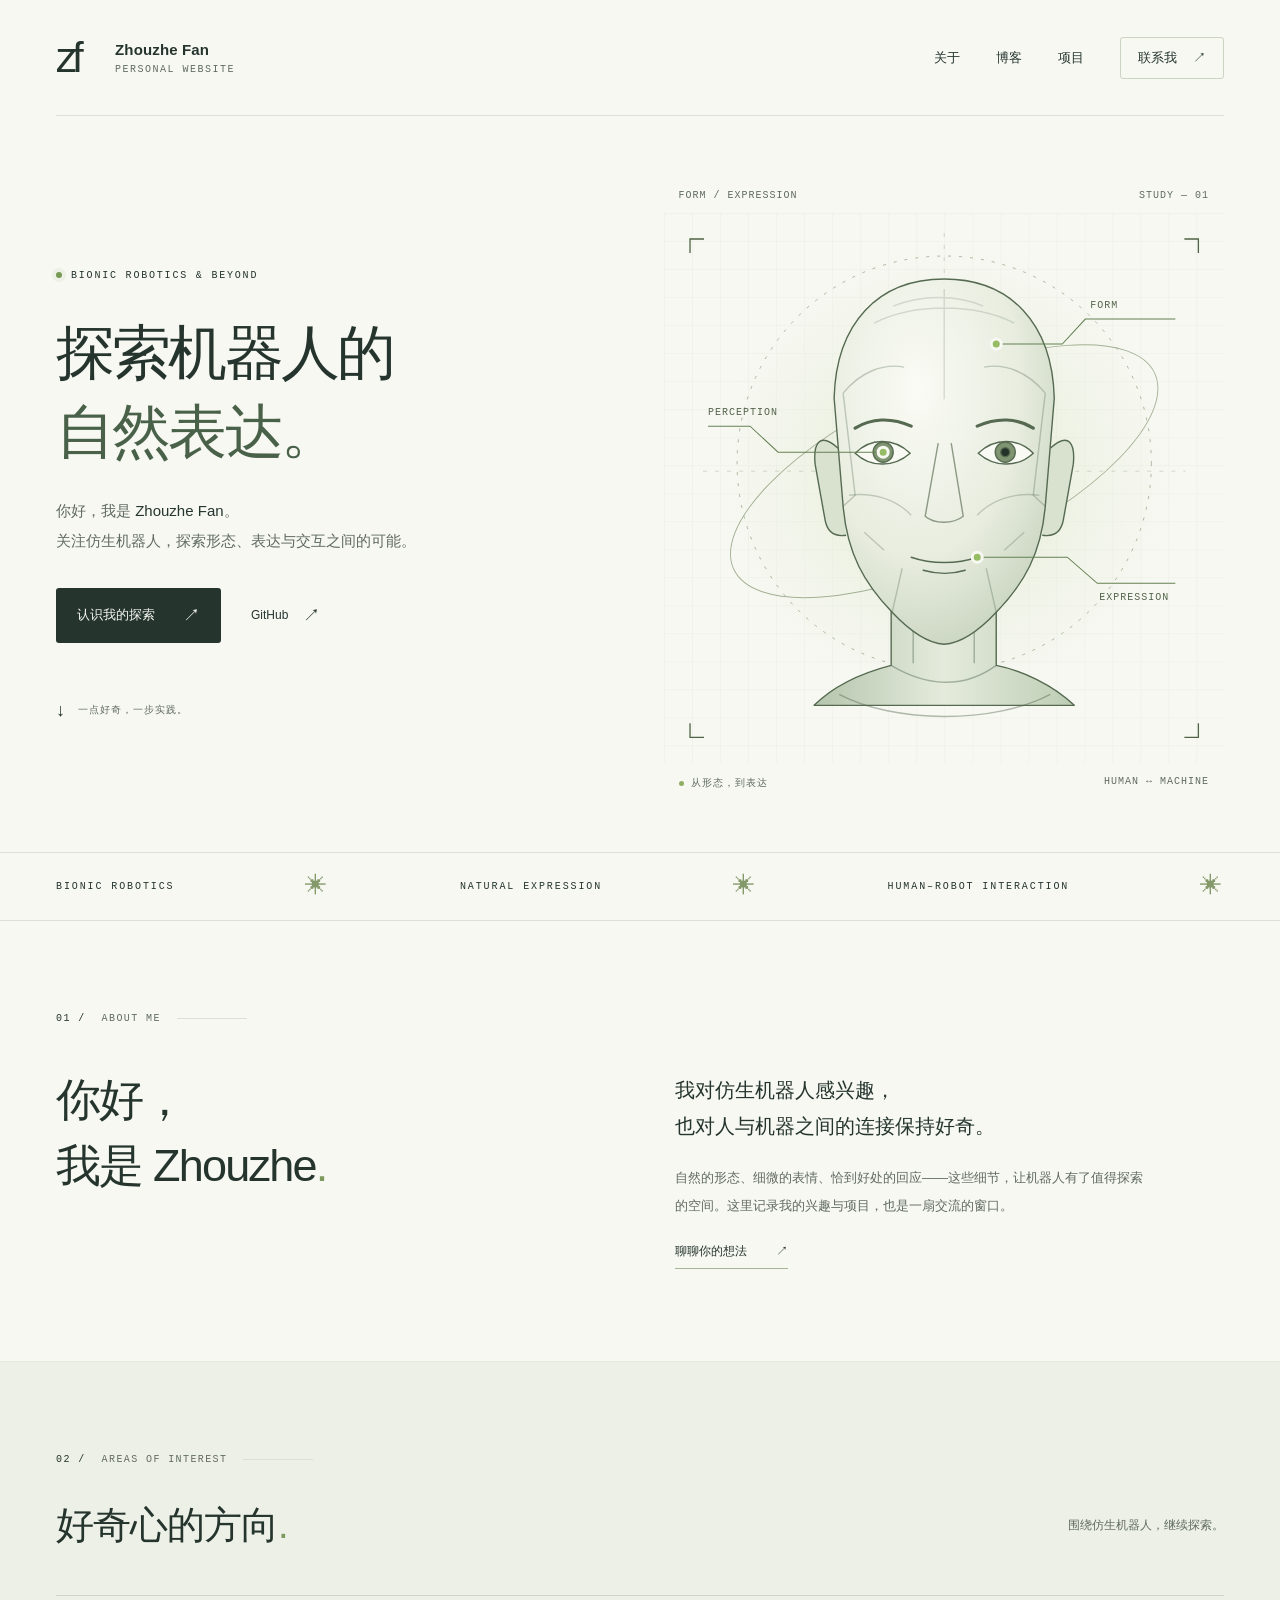
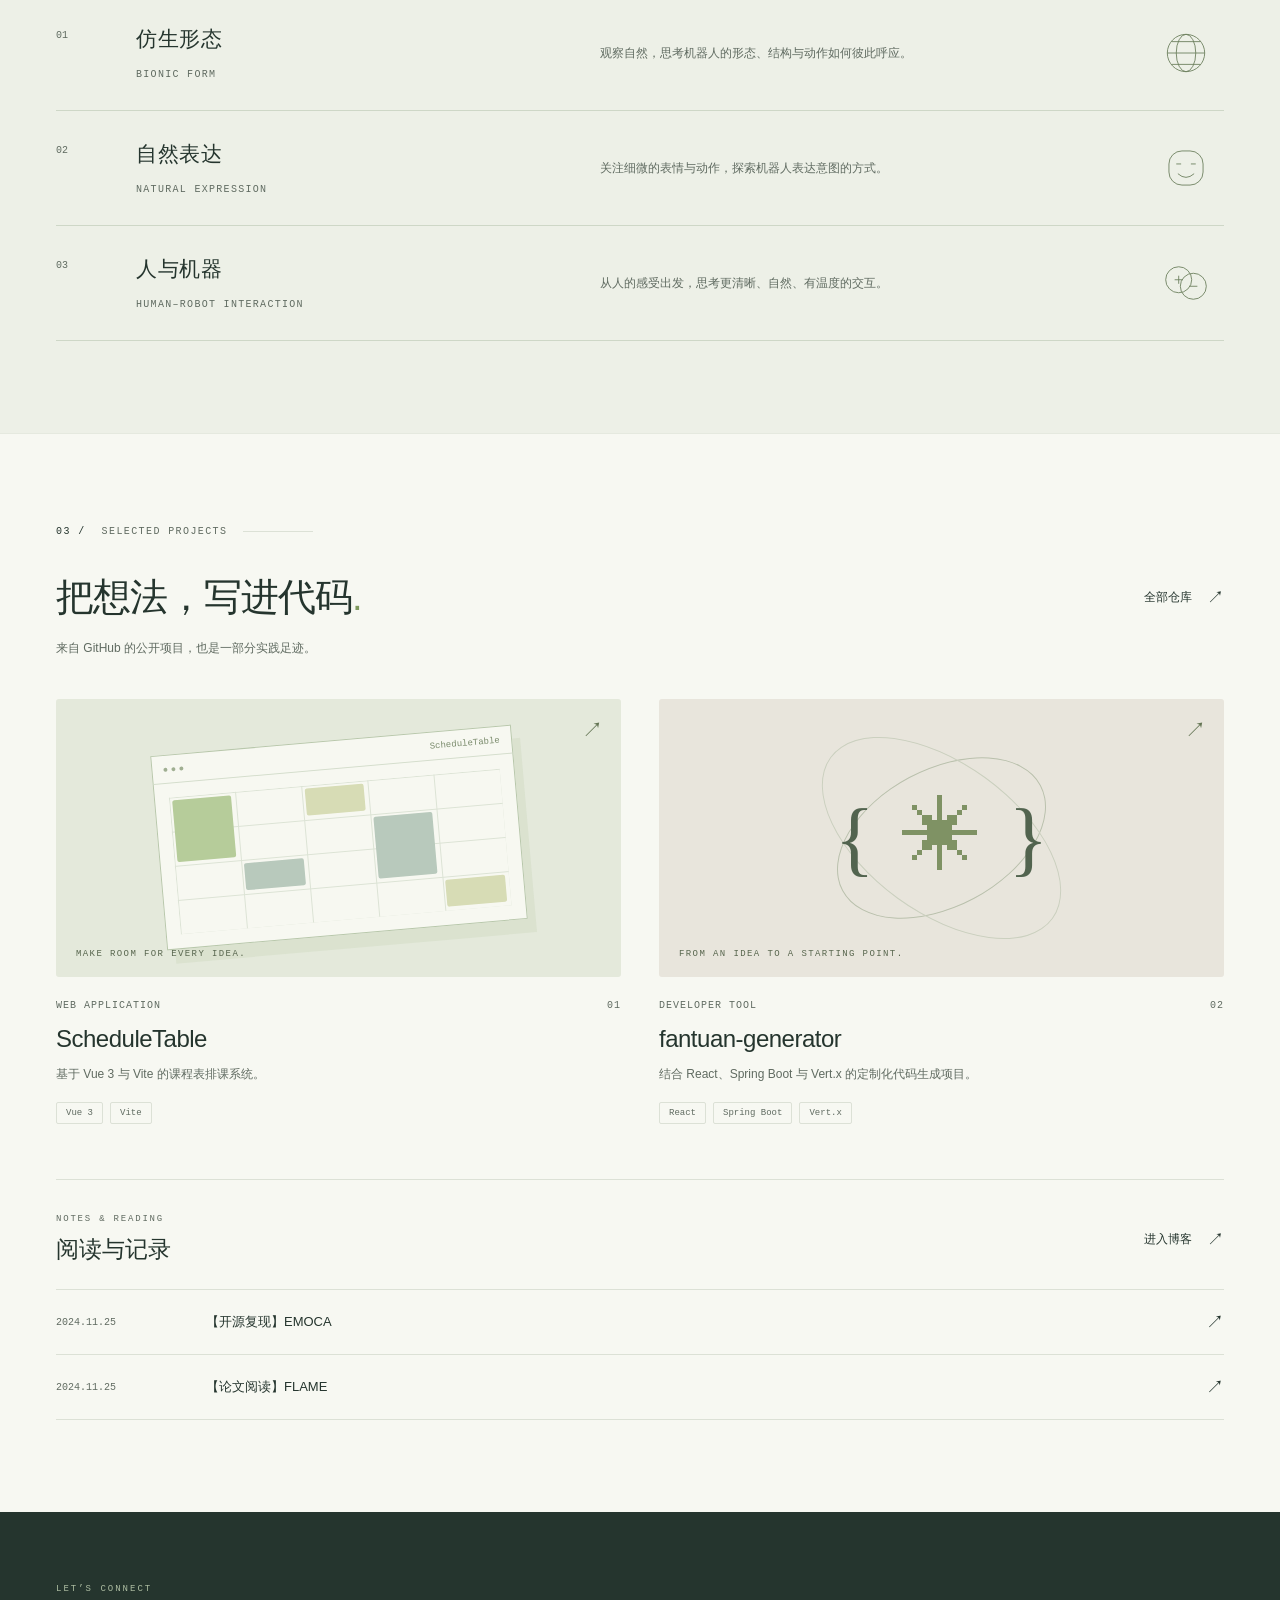
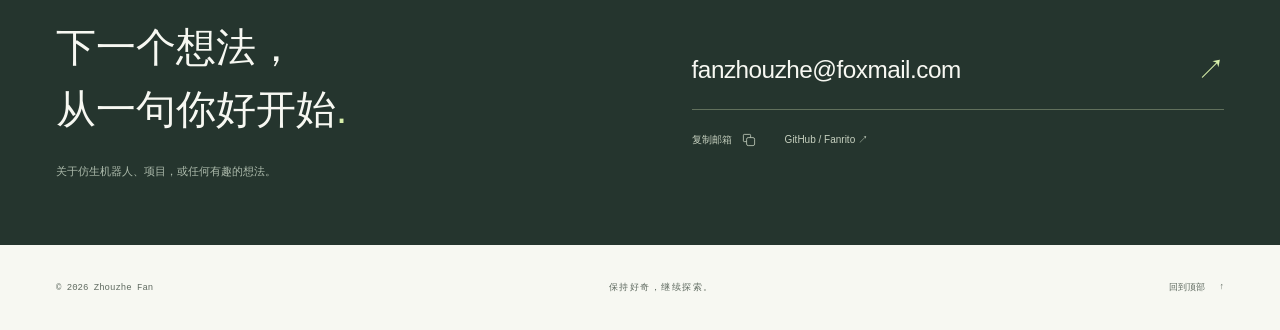
<file: index.html>
<!doctype html>
<html lang="zh-CN">
  <head>
    <meta charset="UTF-8">
    <meta name="viewport" content="width=device-width, initial-scale=1">
    <meta name="theme-color" content="#f7f8f2">
    <meta name="description" content="Zhouzhe Fan 的个人主页。关注仿生机器人，探索更自然的形态、表达与交互。">
    <meta property="og:title" content="Zhouzhe Fan · 仿生机器人">
    <meta property="og:description" content="探索仿生机器人，连接技术与自然的表达。">
    <meta property="og:type" content="website">
    <title>Zhouzhe Fan · 仿生机器人</title>
    <link rel="icon" href="assets/favicon.svg" type="image/svg+xml">
    <link rel="stylesheet" href="styles.css">
    <script src="script.js" defer></script>
  </head>
  <body>
    <a class="skip-link" href="#main">跳转到内容</a>
    <header class="site-header wrap">
      <a class="wordmark" href="#home" aria-label="Zhouzhe Fan 首页"><span class="monogram" aria-hidden="true">zf</span><span>Zhouzhe Fan<span class="wordmark-sub">PERSONAL WEBSITE</span></span></a>
      <nav aria-label="主导航"><a href="#about">关于</a><a href="blog/">博客</a><a href="#projects">项目</a><a class="nav-contact" href="#contact">联系我 <span aria-hidden="true">↗</span></a></nav>
    </header>

    <main id="main">
      <section class="hero wrap" id="home" aria-labelledby="hero-title">
        <div class="hero-copy">
          <p class="eyebrow"><span class="status-dot" aria-hidden="true"></span> BIONIC ROBOTICS &amp; BEYOND</p>
          <h1 id="hero-title">探索机器人的<br><span class="serif-word">自然表达。</span></h1>
          <p class="intro">你好，我是 <strong>Zhouzhe Fan</strong>。<br>关注仿生机器人，探索形态、表达与交互之间的可能。</p>
          <div class="hero-actions"><a class="button button-dark" href="#explore">认识我的探索 <span aria-hidden="true">↗</span></a><a class="text-link" href="https://github.com/Fanrito" target="_blank" rel="noopener noreferrer">GitHub <span aria-hidden="true">↗</span></a></div>
          <div class="hero-note"><span aria-hidden="true">↓</span> 一点好奇，一步实践。</div>
        </div>
        <figure class="robot-study" aria-label="仿生机器人面部的原创线条示意图">
          <div class="study-top"><span>FORM / EXPRESSION</span><span>STUDY — 01</span></div>
          <svg class="robot-art" viewBox="0 0 560 550" role="img" aria-labelledby="robot-title robot-desc">
            <title id="robot-title">仿生机器人的形态研究</title><desc id="robot-desc">由轮廓线、结构网格和绿色交互节点组成的机器人面部插画。</desc>
            <defs>
              <pattern id="grid" width="28" height="28" patternUnits="userSpaceOnUse"><path d="M 28 0 H 0 V 28" fill="none" stroke="#65786a" stroke-opacity=".09" stroke-width="1"/></pattern>
              <radialGradient id="face-shade" cx="38%" cy="30%" r="80%"><stop stop-color="#fafbf5"/><stop offset=".58" stop-color="#e8eddf"/><stop offset="1" stop-color="#c3d0b9"/></radialGradient>
              <linearGradient id="neck-shade" x1="0" x2="1"><stop stop-color="#b5c5ad"/><stop offset=".5" stop-color="#e5ebdc"/><stop offset="1" stop-color="#bdcdb4"/></linearGradient>
              <radialGradient id="halo"><stop stop-color="#d6e2b9" stop-opacity=".75"/><stop offset="1" stop-color="#e6ecd9" stop-opacity="0"/></radialGradient>
            </defs>
            <rect width="560" height="550" fill="url(#grid)"/>
            <circle cx="282" cy="261" r="232" fill="url(#halo)"/>
            <g fill="none" stroke="#a3b094" stroke-width=".9"><circle cx="280" cy="250" r="207" stroke-dasharray="3 8"/><ellipse cx="280" cy="258" rx="232" ry="88" transform="rotate(-25 280 258)"/><path d="M280 20v475M39 258h482" stroke-dasharray="4 8" opacity=".5"/></g>
            <g stroke="#566a51" stroke-width="1.4" stroke-linejoin="round">
              <path d="M227 384v68c-27 7-57 20-77 40h260c-22-21-53-35-78-40v-71" fill="url(#neck-shade)"/>
              <path d="M249 404v46m61-46v46M227 452c35 21 72 24 105 0M175 481c55 29 154 30 211 0" fill="none" stroke-opacity=".45"/>
              <path d="M174 235c-19-17-25-4-23 16l10 56c2 11 8 17 21 15m204-87c19-17 25-4 23 16l-10 56c-2 11-8 17-21 15" fill="#d8e2cf"/>
              <path d="M170 185c2-75 44-119 110-119s108 44 110 119l-9 108c-4 47-21 77-49 106-16 17-35 31-52 32-17-1-36-15-52-32-28-29-45-59-49-106z" fill="url(#face-shade)"/>
              <path d="M179 180c17-21 40-30 61-26m80 0c21-4 44 5 61 26M179 180l12 102-12 11m202-113-12 102 12 11M228 399l10-44m94 44-10-44" fill="none" stroke-opacity=".32"/>
              <path d="M191 215c16-10 36-11 56-2m66 0c20-9 40-8 56 2" fill="none" stroke-width="3.2" stroke-linecap="round"/>
              <path d="M191 240c15-15 38-16 55 0-16 14-39 15-55 0zm123 0c17-16 40-15 55 0-16 15-39 14-55 0z" fill="#f9faf4"/>
              <circle cx="219" cy="239" r="10" fill="#7f9470"/><circle cx="341" cy="239" r="10" fill="#7f9470"/><circle cx="219" cy="239" r="4.5" fill="#24332a"/><circle cx="341" cy="239" r="4.5" fill="#24332a"/>
              <path d="M274 230l-13 73c9 8 28 8 38 0l-12-73" fill="none" stroke-opacity=".65"/>
              <path d="M247 344c20 7 46 7 66 0m-54 13c14 4 29 4 42 0" fill="none" stroke-linecap="round"/>
              <path d="M185 282c24-3 47 4 62 20m128-20c-24-3-47 4-62 20M200 319l20 18m140-18-20 18" fill="none" stroke-opacity=".3"/>
              <path d="M229 93c27-11 63-12 90 0M210 110c40-20 100-20 140 0M280 76v110" fill="none" stroke-opacity=".2"/>
            </g>
            <g fill="none" stroke="#658153" stroke-width="1"><path d="M219 239H114l-28-26H44"/><path d="M313 344h90l30 26h78"/><path d="M332 131h66l23-25h90"/></g>
            <g fill="#96bc64" stroke="#f7f8f2" stroke-width="3"><circle cx="219" cy="239" r="5"/><circle cx="313" cy="344" r="5"/><circle cx="332" cy="131" r="5"/></g>
            <g fill="#53644c" font-family="monospace" font-size="10" letter-spacing="1"><text x="44" y="202">PERCEPTION</text><text x="435" y="387">EXPRESSION</text><text x="426" y="95">FORM</text></g>
            <g fill="none" stroke="#506444" stroke-width="1.3"><path d="M26 40V26h14m480 0h14v14M26 510v14h14m480 0h14v-14"/></g>
          </svg>
          <figcaption><span class="diagram-key"><span aria-hidden="true"></span> 从形态，到表达</span><span>HUMAN ↔ MACHINE</span></figcaption>
        </figure>
      </section>

      <div class="topic-strip" aria-hidden="true"><div class="wrap"><span>BIONIC ROBOTICS</span><span class="asterisk">✳</span><span>NATURAL EXPRESSION</span><span class="asterisk">✳</span><span>HUMAN–ROBOT INTERACTION</span><span class="asterisk">✳</span></div></div>

      <section class="about-section wrap section-space" id="about" aria-labelledby="about-title">
        <div class="section-label"><span class="section-number">01 /</span> ABOUT ME <span class="label-line"></span></div>
        <div class="about-content"><h2 id="about-title">你好，<br>我是 Zhouzhe<span class="accent">.</span></h2><div class="about-text"><p class="lead">我对仿生机器人感兴趣，<br>也对人与机器之间的连接保持好奇。</p><p>自然的形态、细微的表情、恰到好处的回应——这些细节，让机器人有了值得探索的空间。这里记录我的兴趣与项目，也是一扇交流的窗口。</p><a class="underlined-link" href="mailto:fanzhouzhe@foxmail.com">聊聊你的想法 <span aria-hidden="true">↗</span></a></div></div>
      </section>

      <section class="explore-section section-space" id="explore" aria-labelledby="explore-title">
        <div class="wrap"><div class="section-label"><span class="section-number">02 /</span> AREAS OF INTEREST <span class="label-line"></span></div><div class="section-heading"><h2 id="explore-title">好奇心的方向<span class="accent">.</span></h2><p>围绕仿生机器人，继续探索。</p></div>
          <div class="interest-list">
            <article class="interest-row"><span class="interest-index">01</span><div><h3>仿生形态</h3><span class="interest-en">BIONIC FORM</span></div><p>观察自然，思考机器人的形态、结构与动作如何彼此呼应。</p><svg viewBox="0 0 64 64" aria-hidden="true"><circle cx="32" cy="32" r="23"/><ellipse cx="32" cy="32" rx="12" ry="23"/><path d="M9 32h46M14 18h36M14 46h36"/></svg></article>
            <article class="interest-row"><span class="interest-index">02</span><div><h3>自然表达</h3><span class="interest-en">NATURAL EXPRESSION</span></div><p>关注细微的表情与动作，探索机器人表达意图的方式。</p><svg viewBox="0 0 64 64" aria-hidden="true"><rect x="11" y="11" width="42" height="42" rx="16"/><path d="M20 27h6m12 0h6M22 39q10 9 20 0"/></svg></article>
            <article class="interest-row"><span class="interest-index">03</span><div><h3>人与机器</h3><span class="interest-en">HUMAN–ROBOT INTERACTION</span></div><p>从人的感受出发，思考更清晰、自然、有温度的交互。</p><svg viewBox="0 0 64 64" aria-hidden="true"><circle cx="23" cy="28" r="16"/><circle cx="41" cy="36" r="16"/><path d="M18 28h10m-5-5v10M36 36h10"/></svg></article>
          </div>
        </div>
      </section>

      <section class="projects-section wrap section-space" id="projects" aria-labelledby="projects-title">
        <div class="section-label"><span class="section-number">03 /</span> SELECTED PROJECTS <span class="label-line"></span></div><div class="section-heading"><h2 id="projects-title">把想法，写进代码<span class="accent">.</span></h2><a class="text-link" href="https://github.com/Fanrito?tab=repositories" target="_blank" rel="noopener noreferrer">全部仓库 <span aria-hidden="true">↗</span></a></div>
        <p class="section-description">来自 GitHub 的公开项目，也是一部分实践足迹。</p>
        <div class="project-grid">
          <a class="project" href="https://github.com/Fanrito/ScheduleTable" target="_blank" rel="noopener noreferrer" aria-label="在 GitHub 查看 ScheduleTable 项目（新窗口）"><div class="project-visual schedule-visual" aria-hidden="true"><div class="mini-schedule"><div class="mini-window-bar"><span></span><span></span><span></span><i>ScheduleTable</i></div><div class="schedule-grid"><span class="calendar-cell cell-a"></span><span class="calendar-cell cell-b"></span><span class="calendar-cell cell-c"></span><span class="calendar-cell cell-d"></span><span class="calendar-cell cell-e"></span></div></div><span class="visual-caption">MAKE ROOM FOR EVERY IDEA.</span><span class="project-arrow">↗</span></div><div class="project-meta"><span>WEB APPLICATION</span><span>01</span></div><h3>ScheduleTable</h3><p>基于 Vue 3 与 Vite 的课程表排课系统。</p><div class="tags"><span>Vue 3</span><span>Vite</span></div></a>
          <a class="project" href="https://github.com/Fanrito/fantuan-generator" target="_blank" rel="noopener noreferrer" aria-label="在 GitHub 查看 fantuan-generator 项目（新窗口）"><div class="project-visual generator-visual" aria-hidden="true"><div class="generator-orbit orbit-one"></div><div class="generator-orbit orbit-two"></div><div class="generator-symbol">{<span>✳</span>}</div><span class="visual-caption">FROM AN IDEA TO A STARTING POINT.</span><span class="project-arrow">↗</span></div><div class="project-meta"><span>DEVELOPER TOOL</span><span>02</span></div><h3>fantuan-generator</h3><p>结合 React、Spring Boot 与 Vert.x 的定制化代码生成项目。</p><div class="tags"><span>React</span><span>Spring Boot</span><span>Vert.x</span></div></a>
        </div>
        <section class="writing-block" aria-labelledby="writing-title">
          <div class="writing-heading"><div><p class="eyebrow">NOTES &amp; READING</p><h3 id="writing-title">阅读与记录</h3></div><a class="text-link" href="blog/">进入博客 <span aria-hidden="true">↗</span></a></div>
          <a class="writing-link" href="2024/11/25/【开源复现】EMOCA/"><span class="writing-date">2024.11.25</span><span>【开源复现】EMOCA</span><span aria-hidden="true">↗</span></a>
          <a class="writing-link" href="2024/11/25/【论文阅读】FLAME/"><span class="writing-date">2024.11.25</span><span>【论文阅读】FLAME</span><span aria-hidden="true">↗</span></a>
        </section>
      </section>

      <section class="contact-section" id="contact" aria-labelledby="contact-title"><div class="wrap contact-layout"><div><p class="eyebrow">LET’S CONNECT</p><h2 id="contact-title">下一个想法，<br>从一句你好开始<span>.</span></h2><p>关于仿生机器人、项目，或任何有趣的想法。</p></div><div class="contact-actions"><a class="email-link" href="mailto:fanzhouzhe@foxmail.com">fanzhouzhe@foxmail.com <span aria-hidden="true">↗</span></a><div class="contact-links"><button id="copy-email" type="button">复制邮箱 <svg viewBox="0 0 20 20" width="16" height="16" fill="none" stroke="currentColor" aria-hidden="true"><rect x="7" y="7" width="10" height="10" rx="2"/><path d="M12 7V4a1 1 0 0 0-1-1H4a1 1 0 0 0-1 1v7a1 1 0 0 0 1 1h3"/></svg></button><a href="https://github.com/Fanrito" target="_blank" rel="noopener noreferrer">GitHub / Fanrito <span aria-hidden="true">↗</span></a></div><p id="copy-status" class="copy-status" role="status" aria-live="polite"></p></div></div></section>
    </main>
    <footer class="site-footer wrap"><span>© <span id="year">2026</span> Zhouzhe Fan</span><span>保持好奇，继续探索。</span><a href="#home">回到顶部 <span aria-hidden="true">↑</span></a></footer>
  </body>
</html>
</file>
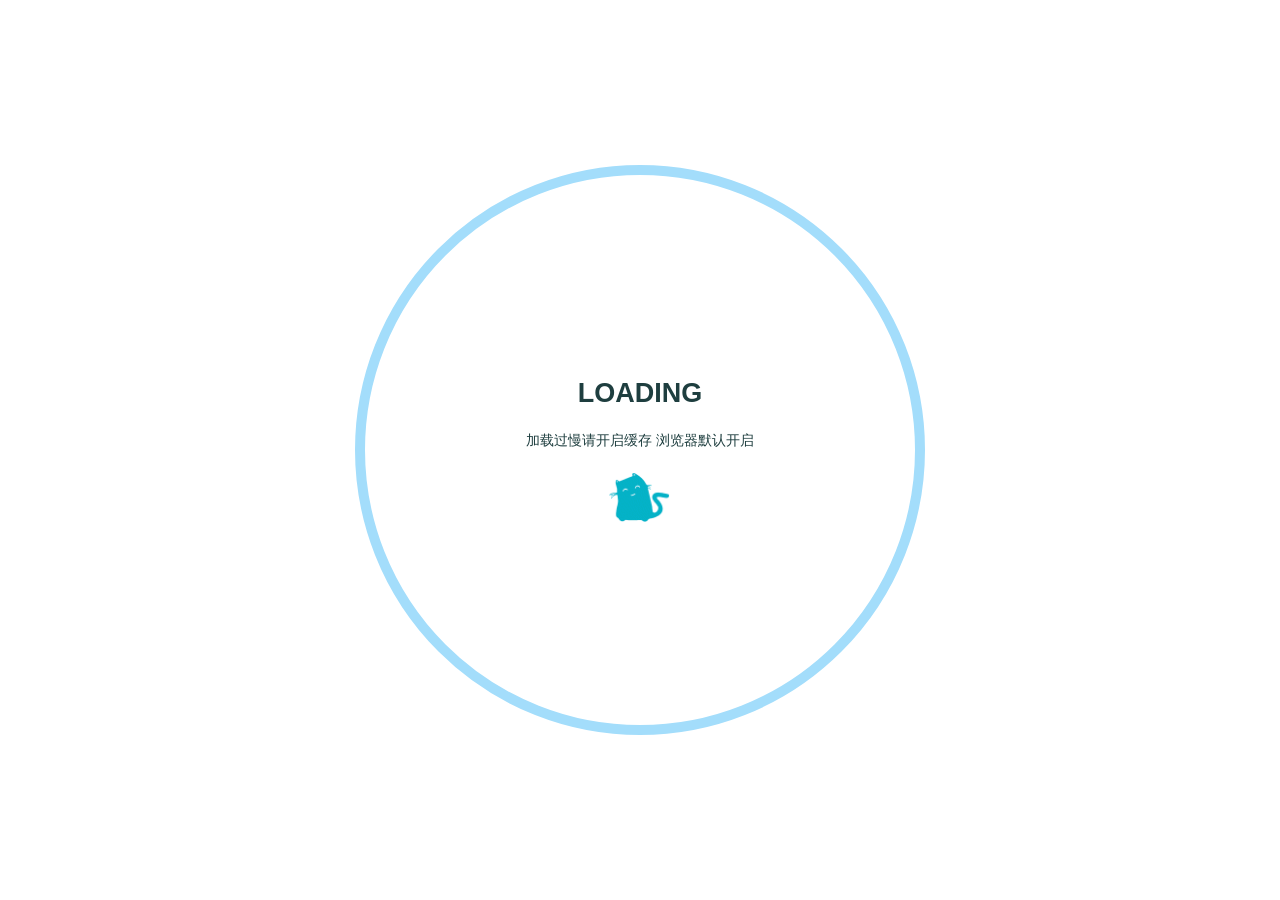
<file: archives/index.html>
<!DOCTYPE html>
<html lang="zh-CN">
<head>
    <meta charset="utf-8" />
    <title>Archives | Fanrito&#39;s Blog</title>
    <meta name="author" content="Fanrito" />
    <meta name="description" content="" />
    <meta name="keywords" content="人工智能,机器学习,深度学习,自然语言处理,计算机视觉,计算机图形学,计算机网络,计算机组成原理,操作系统,数据结构,算法,计算机科学,编程,编程技术,编程技巧,编程经验,编程技巧,编程经验,编程技巧,编程经验,编程技巧,编程经验,编程技巧,编程经验" />
    <meta
        name="viewport"
        content="width=device-width, initial-scale=1.0, maximum-scale=1.0, user-scalable=0"
    />
    <link rel="icon" href="/images/avatar.jpg" />
    <link rel="preconnect" href="https://s4.zstatic.net" />
<script src="https://s4.zstatic.net/ajax/libs/vue/3.3.7/vue.global.prod.min.js"></script>
<link rel="stylesheet" href="https://s4.zstatic.net/ajax/libs/font-awesome/6.4.2/css/all.min.css" />
<link rel="preconnect" href="https://fonts.googleapis.cn" />
<link rel="preconnect" href="https://fonts.gstatic.cn" crossorigin />
<link
    rel="stylesheet"
    href="https://fonts.googleapis.cn/css2?family=Fira+Code:wght@400;500;600;700&family=Lexend:wght@400;500;600;700;800;900&family=Noto+Sans+SC:wght@400;500;600;700;800;900&display=swap"
/>
<script> const mixins = {}; </script>

<script src="https://polyfill.alicdn.com/v3/polyfill.min.js?features=default"></script>


<script src="https://s4.zstatic.net/ajax/libs/highlight.js/11.9.0/highlight.min.js"></script>
<script src="https://s4.zstatic.net/ajax/libs/highlightjs-line-numbers.js/2.8.0/highlightjs-line-numbers.min.js"></script>
<link
    rel="stylesheet"
    href="https://s4.zstatic.net/ajax/libs/highlight.js/11.9.0/styles/github.min.css"
/>
<script src="/js/lib/highlight.js"></script>



<script src="/js/lib/preview.js"></script>





<link rel="stylesheet" href="/css/main.css" />

<meta name="generator" content="Hexo 7.3.0"></head>
<body>
    <div id="layout">
        <transition name="fade">
            <div id="loading" v-show="loading">
                <div id="loading-circle">
                    <h2>LOADING</h2>
                    <p>加载过慢请开启缓存 浏览器默认开启</p>
                    <img src="/images/loading.gif" />
                </div>
            </div>
        </transition>
        <div id="menu" :class="{ hidden: hiddenMenu, 'menu-color': menuColor}">
    <nav id="desktop-menu">
        <a class="title" href="/">
            <span>FANRITO&#39;S BLOG</span>
        </a>
        
        <a href="/">
            <i class="fa-solid fa-house fa-fw"></i>
            <span>&ensp;Home</span>
        </a>
        
        <a href="/about">
            <i class="fa-solid fa-id-card fa-fw"></i>
            <span>&ensp;About</span>
        </a>
        
        <a href="/archives">
            <i class="fa-solid fa-box-archive fa-fw"></i>
            <span>&ensp;Archives</span>
        </a>
        
        <a href="/categories">
            <i class="fa-solid fa-bookmark fa-fw"></i>
            <span>&ensp;Categories</span>
        </a>
        
        <a href="/tags">
            <i class="fa-solid fa-tags fa-fw"></i>
            <span>&ensp;Tags</span>
        </a>
        
    </nav>
    <nav id="mobile-menu">
        <div class="title" @click="showMenuItems = !showMenuItems">
            <i class="fa-solid fa-bars fa-fw"></i>
            <span>&emsp;FANRITO&#39;S BLOG</span>
        </div>
        <transition name="slide">
            <div class="items" v-show="showMenuItems">
                
                <a href="/">
                    <div class="item">
                        <div style="min-width: 20px; max-width: 50px; width: 10%">
                            <i class="fa-solid fa-house fa-fw"></i>
                        </div>
                        <div style="min-width: 100px; max-width: 150%; width: 20%">Home</div>
                    </div>
                </a>
                
                <a href="/about">
                    <div class="item">
                        <div style="min-width: 20px; max-width: 50px; width: 10%">
                            <i class="fa-solid fa-id-card fa-fw"></i>
                        </div>
                        <div style="min-width: 100px; max-width: 150%; width: 20%">About</div>
                    </div>
                </a>
                
                <a href="/archives">
                    <div class="item">
                        <div style="min-width: 20px; max-width: 50px; width: 10%">
                            <i class="fa-solid fa-box-archive fa-fw"></i>
                        </div>
                        <div style="min-width: 100px; max-width: 150%; width: 20%">Archives</div>
                    </div>
                </a>
                
                <a href="/categories">
                    <div class="item">
                        <div style="min-width: 20px; max-width: 50px; width: 10%">
                            <i class="fa-solid fa-bookmark fa-fw"></i>
                        </div>
                        <div style="min-width: 100px; max-width: 150%; width: 20%">Categories</div>
                    </div>
                </a>
                
                <a href="/tags">
                    <div class="item">
                        <div style="min-width: 20px; max-width: 50px; width: 10%">
                            <i class="fa-solid fa-tags fa-fw"></i>
                        </div>
                        <div style="min-width: 100px; max-width: 150%; width: 20%">Tags</div>
                    </div>
                </a>
                
            </div>
        </transition>
    </nav>
</div>
<transition name="fade">
    <div id="menu-curtain" @click="showMenuItems = !showMenuItems" v-show="showMenuItems"></div>
</transition>

        <div id="main" :class="loading ? 'into-enter-from': 'into-enter-active'">
            
<div id="archives">
    
    <div id="timeline-wrap" ref="timeline">
        
        <div class="timeline" data-title="【论文阅读】flame">
            <div class="timeline-tail"></div>
            <div class="timeline-content">
                <div class="item-time">2024/11/25</div>
                <a href="/2024/11/25/%E3%80%90%E8%AE%BA%E6%96%87%E9%98%85%E8%AF%BB%E3%80%91FLAME/">
                    <h3>【论文阅读】FLAME</h3>
                </a>
                <div class="info">
                    
                    
                </div>
            </div>
        </div>
        
        <div class="timeline" data-title="【开源复现】emoca">
            <div class="timeline-tail"></div>
            <div class="timeline-content">
                <div class="item-time">2024/11/25</div>
                <a href="/2024/11/25/%E3%80%90%E5%BC%80%E6%BA%90%E5%A4%8D%E7%8E%B0%E3%80%91EMOCA/">
                    <h3>【开源复现】EMOCA</h3>
                </a>
                <div class="info">
                    
                    
                </div>
            </div>
        </div>
        
    </div>
</div>

            <footer id="footer">
    <div id="footer-wrap">
        <div>
            &copy;
            2022 - 2024 Fanrito&#39;s Blog
            <span id="footer-icon">
                <i class="fa-solid fa-font-awesome fa-fw"></i>
            </span>
            &commat;Fanrito
        </div>
        <div>
            Based on the <a target="_blank" rel="noopener" href="https://hexo.io">Hexo Engine</a> &amp;
            <a target="_blank" rel="noopener" href="https://github.com/theme-particlex/hexo-theme-particlex">ParticleX Theme</a>
        </div>
        
    </div>
</footer>

        </div>
        
        <transition name="fade">
            <div id="preview" ref="preview" v-show="previewShow">
                <img id="preview-content" ref="previewContent" />
            </div>
        </transition>
        
    </div>
    <script src="/js/main.js"></script>
    
</body>
</html>
</file>
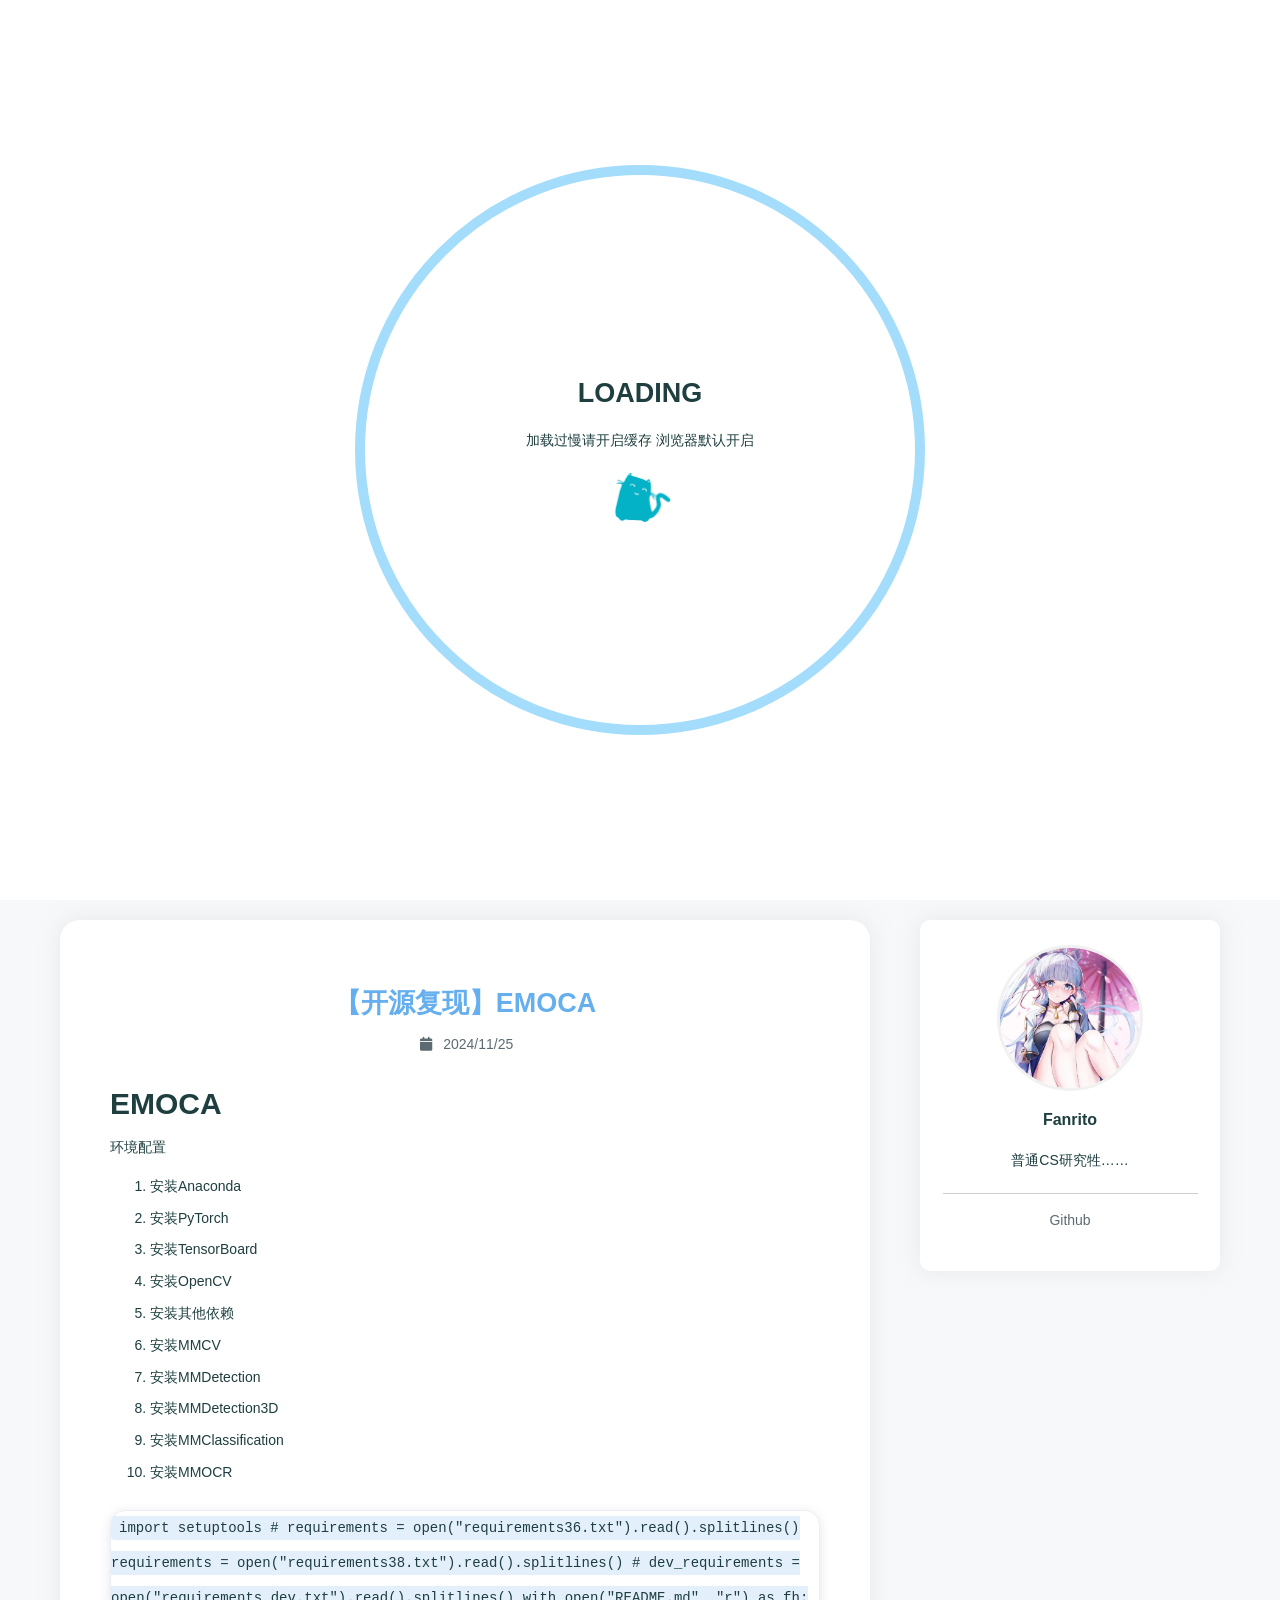
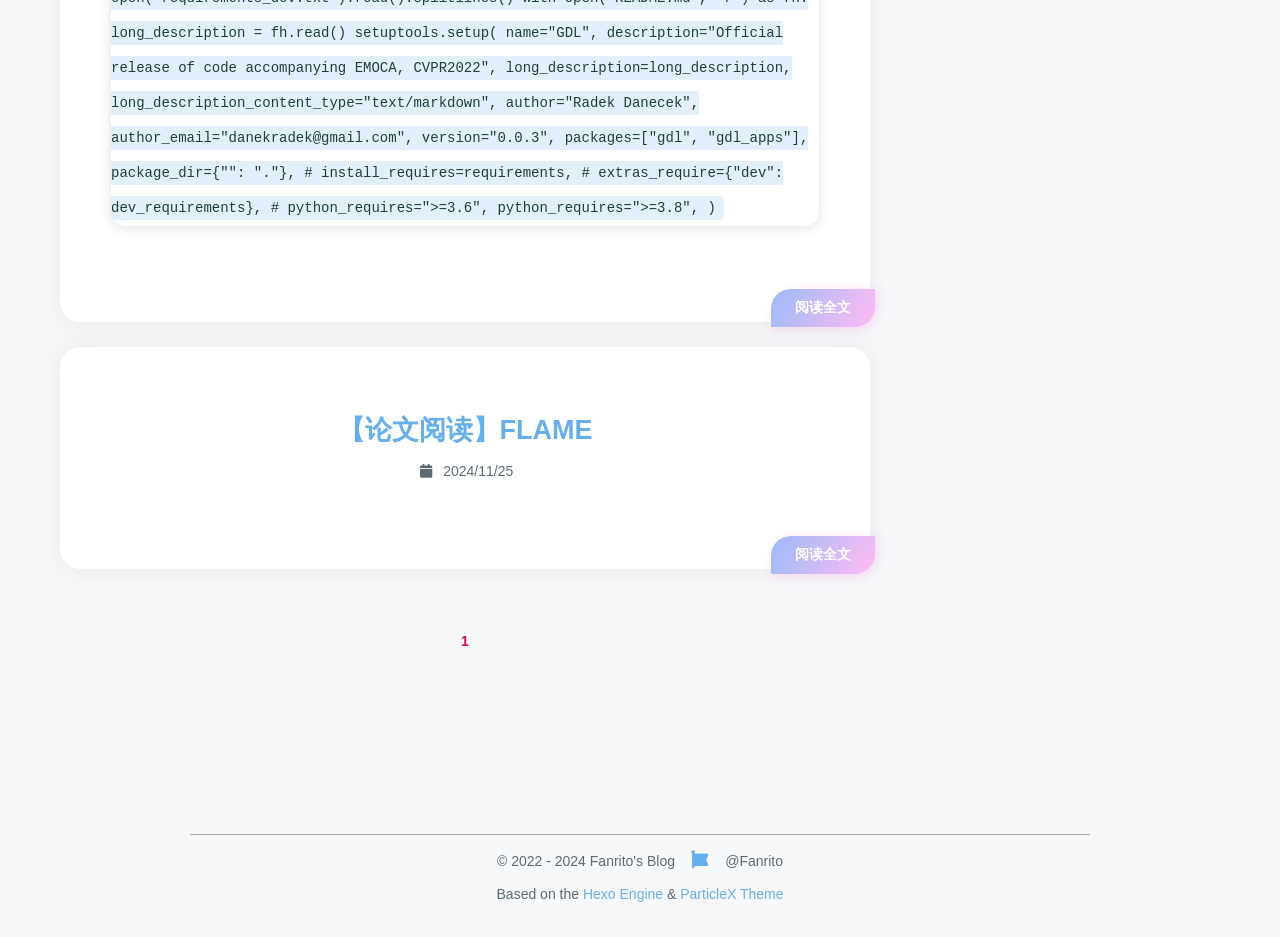
<file: blog/index.html>
<!DOCTYPE html>
<html lang="zh-CN">
<head>
    <meta charset="utf-8" />
    <title>Fanrito&#39;s Blog</title>
    <meta name="author" content="Fanrito" />
    <meta name="description" content="" />
    <meta name="keywords" content="人工智能,机器学习,深度学习,自然语言处理,计算机视觉,计算机图形学,计算机网络,计算机组成原理,操作系统,数据结构,算法,计算机科学,编程,编程技术,编程技巧,编程经验,编程技巧,编程经验,编程技巧,编程经验,编程技巧,编程经验,编程技巧,编程经验" />
    <meta
        name="viewport"
        content="width=device-width, initial-scale=1.0, maximum-scale=1.0, user-scalable=0"
    />
    <link rel="icon" href="/images/avatar.jpg" />
    <link rel="preconnect" href="https://s4.zstatic.net" />
<script src="https://s4.zstatic.net/ajax/libs/vue/3.3.7/vue.global.prod.min.js"></script>
<link rel="stylesheet" href="https://s4.zstatic.net/ajax/libs/font-awesome/6.4.2/css/all.min.css" />
<link rel="preconnect" href="https://fonts.googleapis.cn" />
<link rel="preconnect" href="https://fonts.gstatic.cn" crossorigin />
<link
    rel="stylesheet"
    href="https://fonts.googleapis.cn/css2?family=Fira+Code:wght@400;500;600;700&family=Lexend:wght@400;500;600;700;800;900&family=Noto+Sans+SC:wght@400;500;600;700;800;900&display=swap"
/>
<script> const mixins = {}; </script>

<script src="https://polyfill.alicdn.com/v3/polyfill.min.js?features=default"></script>


<script src="https://s4.zstatic.net/ajax/libs/highlight.js/11.9.0/highlight.min.js"></script>
<script src="https://s4.zstatic.net/ajax/libs/highlightjs-line-numbers.js/2.8.0/highlightjs-line-numbers.min.js"></script>
<link
    rel="stylesheet"
    href="https://s4.zstatic.net/ajax/libs/highlight.js/11.9.0/styles/github.min.css"
/>
<script src="/js/lib/highlight.js"></script>



<script src="/js/lib/preview.js"></script>





<script src="/js/lib/home.js"></script>

<link rel="stylesheet" href="/css/main.css" />

<meta name="generator" content="Hexo 7.3.0"></head>
<body>
    <div id="layout">
        <transition name="fade">
            <div id="loading" v-show="loading">
                <div id="loading-circle">
                    <h2>LOADING</h2>
                    <p>加载过慢请开启缓存 浏览器默认开启</p>
                    <img src="/images/loading.gif" />
                </div>
            </div>
        </transition>
        <div id="menu" :class="{ hidden: hiddenMenu, 'menu-color': menuColor}">
    <nav id="desktop-menu">
        <a class="title" href="/">
            <span>FANRITO&#39;S BLOG</span>
        </a>
        
        <a href="/">
            <i class="fa-solid fa-house fa-fw"></i>
            <span>&ensp;Home</span>
        </a>
        
        <a href="/about">
            <i class="fa-solid fa-id-card fa-fw"></i>
            <span>&ensp;About</span>
        </a>
        
        <a href="/archives">
            <i class="fa-solid fa-box-archive fa-fw"></i>
            <span>&ensp;Archives</span>
        </a>
        
        <a href="/categories">
            <i class="fa-solid fa-bookmark fa-fw"></i>
            <span>&ensp;Categories</span>
        </a>
        
        <a href="/tags">
            <i class="fa-solid fa-tags fa-fw"></i>
            <span>&ensp;Tags</span>
        </a>
        
    </nav>
    <nav id="mobile-menu">
        <div class="title" @click="showMenuItems = !showMenuItems">
            <i class="fa-solid fa-bars fa-fw"></i>
            <span>&emsp;FANRITO&#39;S BLOG</span>
        </div>
        <transition name="slide">
            <div class="items" v-show="showMenuItems">
                
                <a href="/">
                    <div class="item">
                        <div style="min-width: 20px; max-width: 50px; width: 10%">
                            <i class="fa-solid fa-house fa-fw"></i>
                        </div>
                        <div style="min-width: 100px; max-width: 150%; width: 20%">Home</div>
                    </div>
                </a>
                
                <a href="/about">
                    <div class="item">
                        <div style="min-width: 20px; max-width: 50px; width: 10%">
                            <i class="fa-solid fa-id-card fa-fw"></i>
                        </div>
                        <div style="min-width: 100px; max-width: 150%; width: 20%">About</div>
                    </div>
                </a>
                
                <a href="/archives">
                    <div class="item">
                        <div style="min-width: 20px; max-width: 50px; width: 10%">
                            <i class="fa-solid fa-box-archive fa-fw"></i>
                        </div>
                        <div style="min-width: 100px; max-width: 150%; width: 20%">Archives</div>
                    </div>
                </a>
                
                <a href="/categories">
                    <div class="item">
                        <div style="min-width: 20px; max-width: 50px; width: 10%">
                            <i class="fa-solid fa-bookmark fa-fw"></i>
                        </div>
                        <div style="min-width: 100px; max-width: 150%; width: 20%">Categories</div>
                    </div>
                </a>
                
                <a href="/tags">
                    <div class="item">
                        <div style="min-width: 20px; max-width: 50px; width: 10%">
                            <i class="fa-solid fa-tags fa-fw"></i>
                        </div>
                        <div style="min-width: 100px; max-width: 150%; width: 20%">Tags</div>
                    </div>
                </a>
                
            </div>
        </transition>
    </nav>
</div>
<transition name="fade">
    <div id="menu-curtain" @click="showMenuItems = !showMenuItems" v-show="showMenuItems"></div>
</transition>

        <div id="main" :class="loading ? 'into-enter-from': 'into-enter-active'">
            <div id="home-head">
    <div
        id="home-background"
        ref="homeBackground"
        data-images="/images/background.jpg"
    ></div>
    <div id="home-info" @click="homeClick">
        <span class="loop"></span>
        <span class="loop"></span>
        <span class="loop"></span>
        <span class="loop"></span>
        <span class="info">
            <div class="wrap">
                <h1>Fanrito&#39;s Blog</h1>
                <h3>Code is Life</h3>
                <h5></h5>
            </div>
        </span>
    </div>
</div>
<div
    id="home-posts-wrap"
    ref="homePostsWrap"
    true
>
    <div id="home-posts">
        

<div class="post">
    <a href="/2024/11/25/%E3%80%90%E5%BC%80%E6%BA%90%E5%A4%8D%E7%8E%B0%E3%80%91EMOCA/">
        <h2 class="post-title">【开源复现】EMOCA</h2>
    </a>
    <div class="category-and-date">
        
        <span class="date">
            <span class="icon">
                <i class="fa-solid fa-calendar fa-fw"></i>
            </span>
            2024/11/25
        </span>
        
        
    </div>
    <div class="description">
        <div class="content" v-pre>
            
            <h1 id="EMOCA"><a href="#EMOCA" class="headerlink" title="EMOCA"></a>EMOCA</h1><p> 环境配置</p>
<ol>
<li>安装Anaconda</li>
<li>安装PyTorch</li>
<li>安装TensorBoard</li>
<li>安装OpenCV</li>
<li>安装其他依赖</li>
<li>安装MMCV</li>
<li>安装MMDetection</li>
<li>安装MMDetection3D</li>
<li>安装MMClassification</li>
<li>安装MMOCR</li>
</ol>
<pre><code class="python">import setuptools

# requirements = open(&quot;requirements36.txt&quot;).read().splitlines()
requirements = open(&quot;requirements38.txt&quot;).read().splitlines()
# dev_requirements = open(&quot;requirements_dev.txt&quot;).read().splitlines()

with open(&quot;README.md&quot;, &quot;r&quot;) as fh:
    long_description = fh.read()

setuptools.setup(
    name=&quot;GDL&quot;,
    description=&quot;Official release of code accompanying EMOCA, CVPR2022&quot;,
    long_description=long_description,
    long_description_content_type=&quot;text/markdown&quot;,
    author=&quot;Radek Danecek&quot;,
    author_email=&quot;danekradek@gmail.com&quot;,
    version=&quot;0.0.3&quot;,
    packages=[&quot;gdl&quot;, &quot;gdl_apps&quot;],
    package_dir=&#123;&quot;&quot;: &quot;.&quot;&#125;,
    # install_requires=requirements,
    # extras_require=&#123;&quot;dev&quot;: dev_requirements&#125;,
    # python_requires=&quot;&gt;=3.6&quot;,
    python_requires=&quot;&gt;=3.8&quot;,
    
)
</code></pre>

            
        </div>
    </div>
    <div class="post-tags">
        
        
        
    </div>
    <a href="/2024/11/25/%E3%80%90%E5%BC%80%E6%BA%90%E5%A4%8D%E7%8E%B0%E3%80%91EMOCA/" class="go-post">阅读全文</a>
</div>

<div class="post">
    <a href="/2024/11/25/%E3%80%90%E8%AE%BA%E6%96%87%E9%98%85%E8%AF%BB%E3%80%91FLAME/">
        <h2 class="post-title">【论文阅读】FLAME</h2>
    </a>
    <div class="category-and-date">
        
        <span class="date">
            <span class="icon">
                <i class="fa-solid fa-calendar fa-fw"></i>
            </span>
            2024/11/25
        </span>
        
        
    </div>
    <div class="description">
        <div class="content" v-pre>
            
            
            
        </div>
    </div>
    <div class="post-tags">
        
        
        
    </div>
    <a href="/2024/11/25/%E3%80%90%E8%AE%BA%E6%96%87%E9%98%85%E8%AF%BB%E3%80%91FLAME/" class="go-post">阅读全文</a>
</div>


        <div class="page-current">
    
    <span class="current">1</span>
    
    
    
    
</div>

    </div>
    
    <div id="home-card">
        <div id="card-style">
    <div id="card-div">
        <div class="avatar">
            <img src="/images/avatar.jpg" alt="avatar" />
        </div>
        <div class="name">Fanrito</div>
        <div class="description">
            <p>普通CS研究牲……</p>

        </div>
        
        
        <div class="friend-links">
            
            <div class="friend-link">
                <a target="_blank" rel="noopener" href="https://github.com/Fanrito">Github</a>
            </div>
            
        </div>
        
    </div>
</div>

    </div>
    
</div>

            <footer id="footer">
    <div id="footer-wrap">
        <div>
            &copy;
            2022 - 2024 Fanrito&#39;s Blog
            <span id="footer-icon">
                <i class="fa-solid fa-font-awesome fa-fw"></i>
            </span>
            &commat;Fanrito
        </div>
        <div>
            Based on the <a target="_blank" rel="noopener" href="https://hexo.io">Hexo Engine</a> &amp;
            <a target="_blank" rel="noopener" href="https://github.com/theme-particlex/hexo-theme-particlex">ParticleX Theme</a>
        </div>
        
    </div>
</footer>

        </div>
        
        <transition name="fade">
            <div id="preview" ref="preview" v-show="previewShow">
                <img id="preview-content" ref="previewContent" />
            </div>
        </transition>
        
    </div>
    <script src="/js/main.js"></script>
    
</body>
</html>
</file>
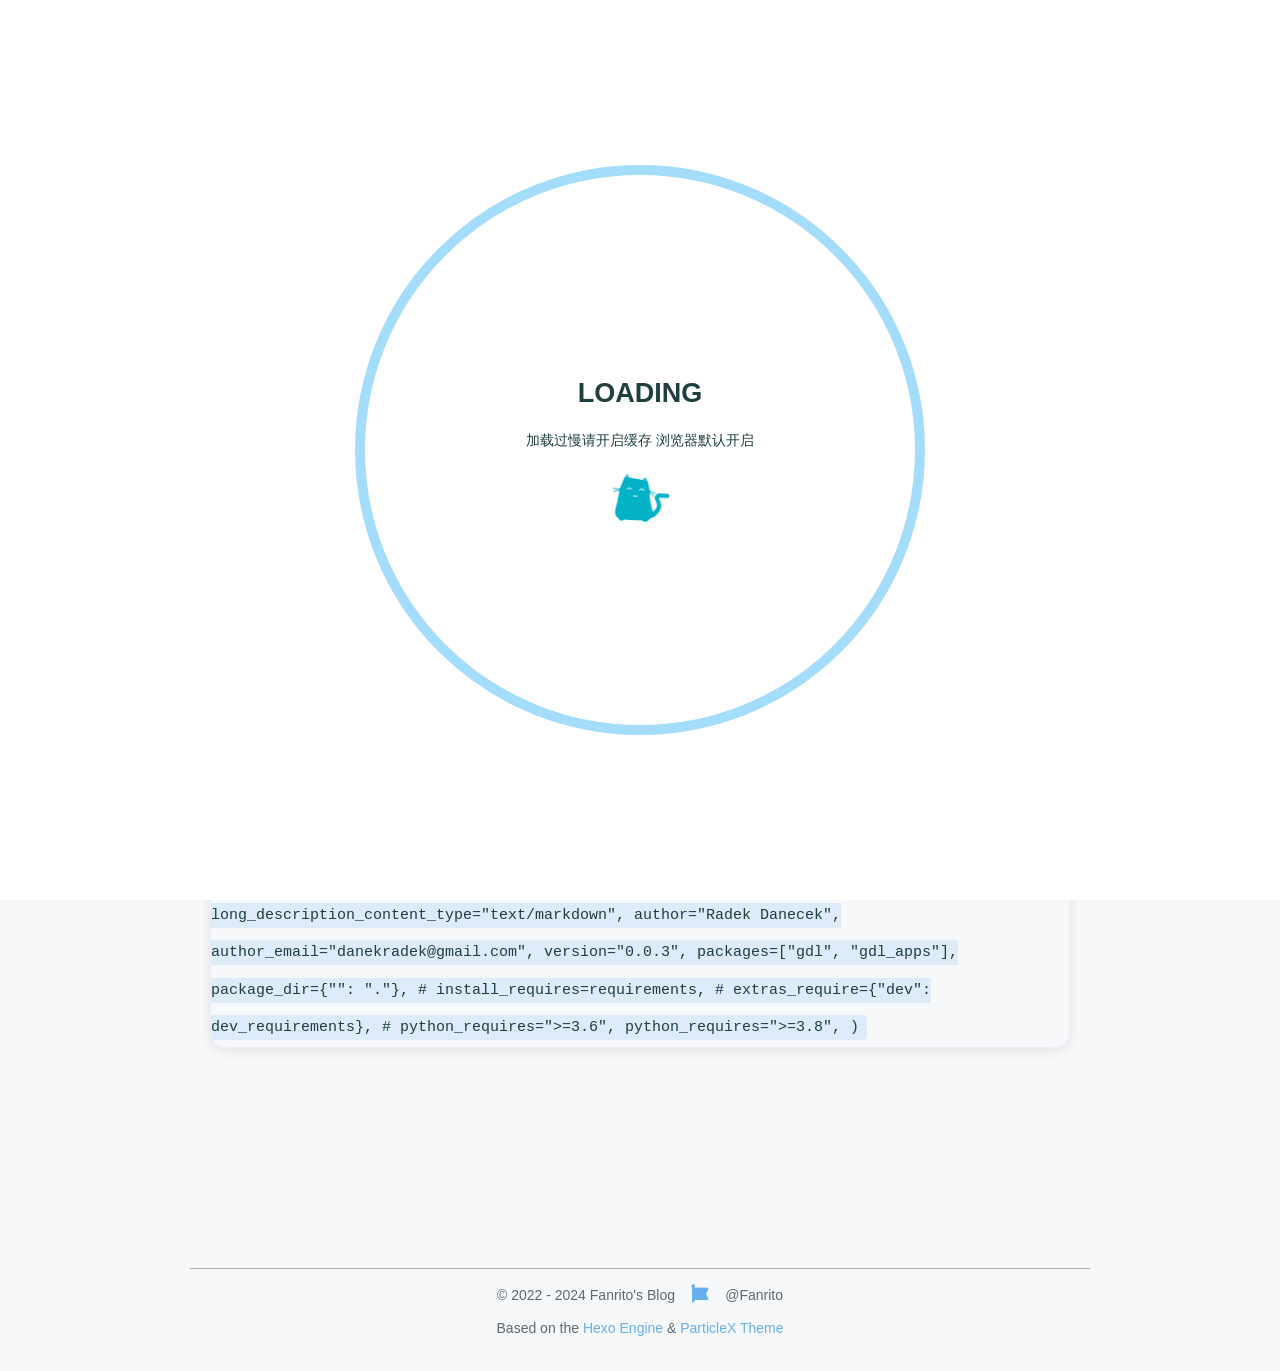
<file: 2024/11/25/【开源复现】EMOCA/index.html>
<!DOCTYPE html>
<html lang="zh-CN">
<head>
    <meta charset="utf-8" />
    <title>【开源复现】EMOCA | Fanrito&#39;s Blog</title>
    <meta name="author" content="Fanrito" />
    <meta name="description" content="" />
    <meta name="keywords" content="人工智能,机器学习,深度学习,自然语言处理,计算机视觉,计算机图形学,计算机网络,计算机组成原理,操作系统,数据结构,算法,计算机科学,编程,编程技术,编程技巧,编程经验,编程技巧,编程经验,编程技巧,编程经验,编程技巧,编程经验,编程技巧,编程经验" />
    <meta
        name="viewport"
        content="width=device-width, initial-scale=1.0, maximum-scale=1.0, user-scalable=0"
    />
    <link rel="icon" href="/images/avatar.jpg" />
    <link rel="preconnect" href="https://s4.zstatic.net" />
<script src="https://s4.zstatic.net/ajax/libs/vue/3.3.7/vue.global.prod.min.js"></script>
<link rel="stylesheet" href="https://s4.zstatic.net/ajax/libs/font-awesome/6.4.2/css/all.min.css" />
<link rel="preconnect" href="https://fonts.googleapis.cn" />
<link rel="preconnect" href="https://fonts.gstatic.cn" crossorigin />
<link
    rel="stylesheet"
    href="https://fonts.googleapis.cn/css2?family=Fira+Code:wght@400;500;600;700&family=Lexend:wght@400;500;600;700;800;900&family=Noto+Sans+SC:wght@400;500;600;700;800;900&display=swap"
/>
<script> const mixins = {}; </script>

<script src="https://polyfill.alicdn.com/v3/polyfill.min.js?features=default"></script>


<script src="https://s4.zstatic.net/ajax/libs/highlight.js/11.9.0/highlight.min.js"></script>
<script src="https://s4.zstatic.net/ajax/libs/highlightjs-line-numbers.js/2.8.0/highlightjs-line-numbers.min.js"></script>
<link
    rel="stylesheet"
    href="https://s4.zstatic.net/ajax/libs/highlight.js/11.9.0/styles/github.min.css"
/>
<script src="/js/lib/highlight.js"></script>



<script src="/js/lib/preview.js"></script>









<link rel="stylesheet" href="/css/main.css" />

<meta name="generator" content="Hexo 7.3.0"></head>
<body>
    <div id="layout">
        <transition name="fade">
            <div id="loading" v-show="loading">
                <div id="loading-circle">
                    <h2>LOADING</h2>
                    <p>加载过慢请开启缓存 浏览器默认开启</p>
                    <img src="/images/loading.gif" />
                </div>
            </div>
        </transition>
        <div id="menu" :class="{ hidden: hiddenMenu, 'menu-color': menuColor}">
    <nav id="desktop-menu">
        <a class="title" href="/">
            <span>FANRITO&#39;S BLOG</span>
        </a>
        
        <a href="/">
            <i class="fa-solid fa-house fa-fw"></i>
            <span>&ensp;Home</span>
        </a>
        
        <a href="/about">
            <i class="fa-solid fa-id-card fa-fw"></i>
            <span>&ensp;About</span>
        </a>
        
        <a href="/archives">
            <i class="fa-solid fa-box-archive fa-fw"></i>
            <span>&ensp;Archives</span>
        </a>
        
        <a href="/categories">
            <i class="fa-solid fa-bookmark fa-fw"></i>
            <span>&ensp;Categories</span>
        </a>
        
        <a href="/tags">
            <i class="fa-solid fa-tags fa-fw"></i>
            <span>&ensp;Tags</span>
        </a>
        
    </nav>
    <nav id="mobile-menu">
        <div class="title" @click="showMenuItems = !showMenuItems">
            <i class="fa-solid fa-bars fa-fw"></i>
            <span>&emsp;FANRITO&#39;S BLOG</span>
        </div>
        <transition name="slide">
            <div class="items" v-show="showMenuItems">
                
                <a href="/">
                    <div class="item">
                        <div style="min-width: 20px; max-width: 50px; width: 10%">
                            <i class="fa-solid fa-house fa-fw"></i>
                        </div>
                        <div style="min-width: 100px; max-width: 150%; width: 20%">Home</div>
                    </div>
                </a>
                
                <a href="/about">
                    <div class="item">
                        <div style="min-width: 20px; max-width: 50px; width: 10%">
                            <i class="fa-solid fa-id-card fa-fw"></i>
                        </div>
                        <div style="min-width: 100px; max-width: 150%; width: 20%">About</div>
                    </div>
                </a>
                
                <a href="/archives">
                    <div class="item">
                        <div style="min-width: 20px; max-width: 50px; width: 10%">
                            <i class="fa-solid fa-box-archive fa-fw"></i>
                        </div>
                        <div style="min-width: 100px; max-width: 150%; width: 20%">Archives</div>
                    </div>
                </a>
                
                <a href="/categories">
                    <div class="item">
                        <div style="min-width: 20px; max-width: 50px; width: 10%">
                            <i class="fa-solid fa-bookmark fa-fw"></i>
                        </div>
                        <div style="min-width: 100px; max-width: 150%; width: 20%">Categories</div>
                    </div>
                </a>
                
                <a href="/tags">
                    <div class="item">
                        <div style="min-width: 20px; max-width: 50px; width: 10%">
                            <i class="fa-solid fa-tags fa-fw"></i>
                        </div>
                        <div style="min-width: 100px; max-width: 150%; width: 20%">Tags</div>
                    </div>
                </a>
                
            </div>
        </transition>
    </nav>
</div>
<transition name="fade">
    <div id="menu-curtain" @click="showMenuItems = !showMenuItems" v-show="showMenuItems"></div>
</transition>

        <div id="main" :class="loading ? 'into-enter-from': 'into-enter-active'">
            <div class="article">
    <div>
        <h1>【开源复现】EMOCA</h1>
    </div>
    <div class="info">
        <span class="date">
            <span class="icon">
                <i class="fa-solid fa-calendar fa-fw"></i>
            </span>
            2024/11/25
        </span>
        
        
    </div>
    
    <div class="content" v-pre>
        <h1 id="EMOCA"><a href="#EMOCA" class="headerlink" title="EMOCA"></a>EMOCA</h1><p> 环境配置</p>
<ol>
<li>安装Anaconda</li>
<li>安装PyTorch</li>
<li>安装TensorBoard</li>
<li>安装OpenCV</li>
<li>安装其他依赖</li>
<li>安装MMCV</li>
<li>安装MMDetection</li>
<li>安装MMDetection3D</li>
<li>安装MMClassification</li>
<li>安装MMOCR</li>
</ol>
<pre><code class="python">import setuptools

# requirements = open(&quot;requirements36.txt&quot;).read().splitlines()
requirements = open(&quot;requirements38.txt&quot;).read().splitlines()
# dev_requirements = open(&quot;requirements_dev.txt&quot;).read().splitlines()

with open(&quot;README.md&quot;, &quot;r&quot;) as fh:
    long_description = fh.read()

setuptools.setup(
    name=&quot;GDL&quot;,
    description=&quot;Official release of code accompanying EMOCA, CVPR2022&quot;,
    long_description=long_description,
    long_description_content_type=&quot;text/markdown&quot;,
    author=&quot;Radek Danecek&quot;,
    author_email=&quot;danekradek@gmail.com&quot;,
    version=&quot;0.0.3&quot;,
    packages=[&quot;gdl&quot;, &quot;gdl_apps&quot;],
    package_dir=&#123;&quot;&quot;: &quot;.&quot;&#125;,
    # install_requires=requirements,
    # extras_require=&#123;&quot;dev&quot;: dev_requirements&#125;,
    # python_requires=&quot;&gt;=3.6&quot;,
    python_requires=&quot;&gt;=3.8&quot;,
    
)
</code></pre>

    </div>
    
    
    
    
    
    
    
</div>

            <footer id="footer">
    <div id="footer-wrap">
        <div>
            &copy;
            2022 - 2024 Fanrito&#39;s Blog
            <span id="footer-icon">
                <i class="fa-solid fa-font-awesome fa-fw"></i>
            </span>
            &commat;Fanrito
        </div>
        <div>
            Based on the <a target="_blank" rel="noopener" href="https://hexo.io">Hexo Engine</a> &amp;
            <a target="_blank" rel="noopener" href="https://github.com/theme-particlex/hexo-theme-particlex">ParticleX Theme</a>
        </div>
        
    </div>
</footer>

        </div>
        
        <transition name="fade">
            <div id="preview" ref="preview" v-show="previewShow">
                <img id="preview-content" ref="previewContent" />
            </div>
        </transition>
        
    </div>
    <script src="/js/main.js"></script>
    
    




    
</body>
</html>
</file>
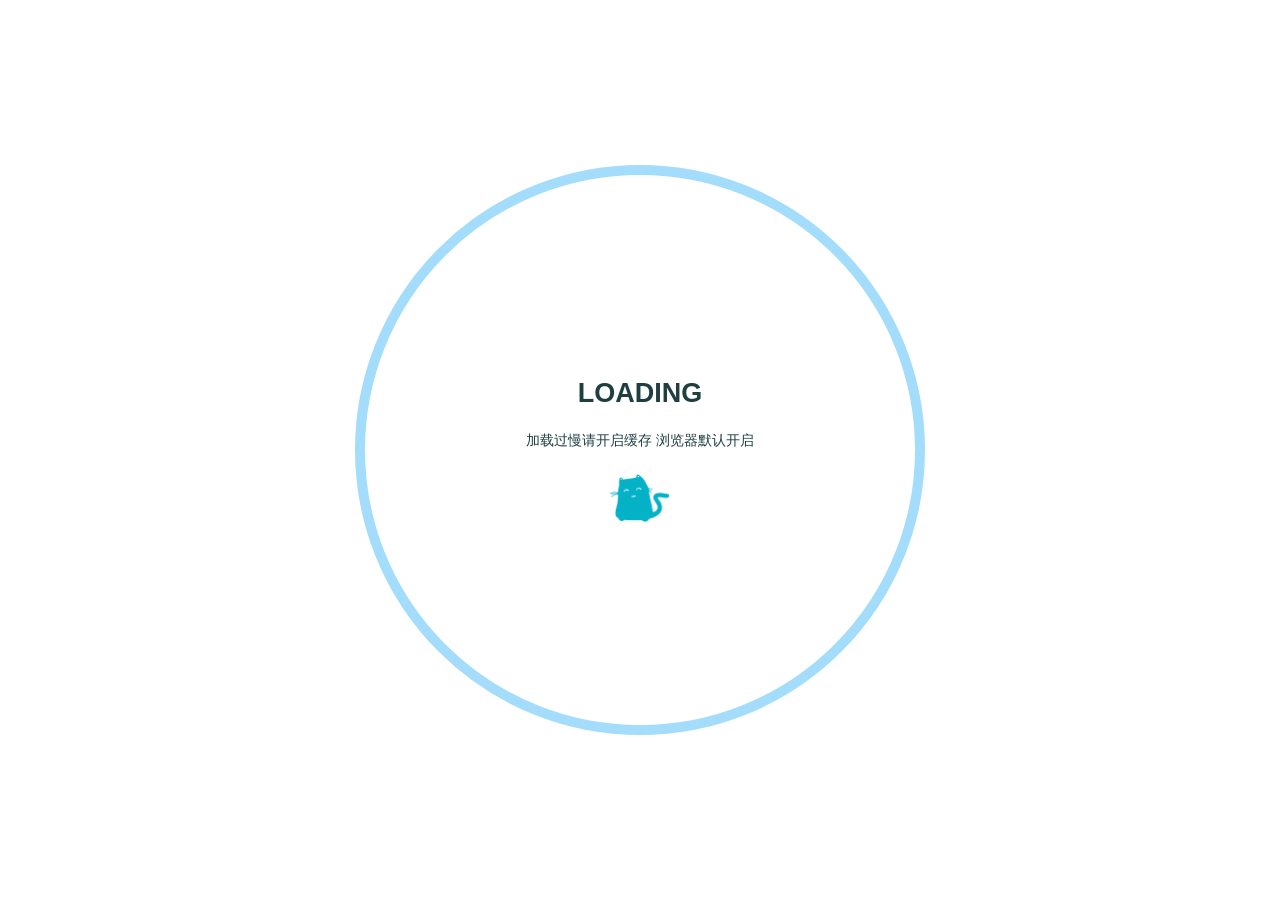
<file: 2024/11/25/【论文阅读】FLAME/index.html>
<!DOCTYPE html>
<html lang="zh-CN">
<head>
    <meta charset="utf-8" />
    <title>【论文阅读】FLAME | Fanrito&#39;s Blog</title>
    <meta name="author" content="Fanrito" />
    <meta name="description" content="" />
    <meta name="keywords" content="人工智能,机器学习,深度学习,自然语言处理,计算机视觉,计算机图形学,计算机网络,计算机组成原理,操作系统,数据结构,算法,计算机科学,编程,编程技术,编程技巧,编程经验,编程技巧,编程经验,编程技巧,编程经验,编程技巧,编程经验,编程技巧,编程经验" />
    <meta
        name="viewport"
        content="width=device-width, initial-scale=1.0, maximum-scale=1.0, user-scalable=0"
    />
    <link rel="icon" href="/images/avatar.jpg" />
    <link rel="preconnect" href="https://s4.zstatic.net" />
<script src="https://s4.zstatic.net/ajax/libs/vue/3.3.7/vue.global.prod.min.js"></script>
<link rel="stylesheet" href="https://s4.zstatic.net/ajax/libs/font-awesome/6.4.2/css/all.min.css" />
<link rel="preconnect" href="https://fonts.googleapis.cn" />
<link rel="preconnect" href="https://fonts.gstatic.cn" crossorigin />
<link
    rel="stylesheet"
    href="https://fonts.googleapis.cn/css2?family=Fira+Code:wght@400;500;600;700&family=Lexend:wght@400;500;600;700;800;900&family=Noto+Sans+SC:wght@400;500;600;700;800;900&display=swap"
/>
<script> const mixins = {}; </script>

<script src="https://polyfill.alicdn.com/v3/polyfill.min.js?features=default"></script>


<script src="https://s4.zstatic.net/ajax/libs/highlight.js/11.9.0/highlight.min.js"></script>
<script src="https://s4.zstatic.net/ajax/libs/highlightjs-line-numbers.js/2.8.0/highlightjs-line-numbers.min.js"></script>
<link
    rel="stylesheet"
    href="https://s4.zstatic.net/ajax/libs/highlight.js/11.9.0/styles/github.min.css"
/>
<script src="/js/lib/highlight.js"></script>



<script src="/js/lib/preview.js"></script>









<link rel="stylesheet" href="/css/main.css" />

<meta name="generator" content="Hexo 7.3.0"></head>
<body>
    <div id="layout">
        <transition name="fade">
            <div id="loading" v-show="loading">
                <div id="loading-circle">
                    <h2>LOADING</h2>
                    <p>加载过慢请开启缓存 浏览器默认开启</p>
                    <img src="/images/loading.gif" />
                </div>
            </div>
        </transition>
        <div id="menu" :class="{ hidden: hiddenMenu, 'menu-color': menuColor}">
    <nav id="desktop-menu">
        <a class="title" href="/">
            <span>FANRITO&#39;S BLOG</span>
        </a>
        
        <a href="/">
            <i class="fa-solid fa-house fa-fw"></i>
            <span>&ensp;Home</span>
        </a>
        
        <a href="/about">
            <i class="fa-solid fa-id-card fa-fw"></i>
            <span>&ensp;About</span>
        </a>
        
        <a href="/archives">
            <i class="fa-solid fa-box-archive fa-fw"></i>
            <span>&ensp;Archives</span>
        </a>
        
        <a href="/categories">
            <i class="fa-solid fa-bookmark fa-fw"></i>
            <span>&ensp;Categories</span>
        </a>
        
        <a href="/tags">
            <i class="fa-solid fa-tags fa-fw"></i>
            <span>&ensp;Tags</span>
        </a>
        
    </nav>
    <nav id="mobile-menu">
        <div class="title" @click="showMenuItems = !showMenuItems">
            <i class="fa-solid fa-bars fa-fw"></i>
            <span>&emsp;FANRITO&#39;S BLOG</span>
        </div>
        <transition name="slide">
            <div class="items" v-show="showMenuItems">
                
                <a href="/">
                    <div class="item">
                        <div style="min-width: 20px; max-width: 50px; width: 10%">
                            <i class="fa-solid fa-house fa-fw"></i>
                        </div>
                        <div style="min-width: 100px; max-width: 150%; width: 20%">Home</div>
                    </div>
                </a>
                
                <a href="/about">
                    <div class="item">
                        <div style="min-width: 20px; max-width: 50px; width: 10%">
                            <i class="fa-solid fa-id-card fa-fw"></i>
                        </div>
                        <div style="min-width: 100px; max-width: 150%; width: 20%">About</div>
                    </div>
                </a>
                
                <a href="/archives">
                    <div class="item">
                        <div style="min-width: 20px; max-width: 50px; width: 10%">
                            <i class="fa-solid fa-box-archive fa-fw"></i>
                        </div>
                        <div style="min-width: 100px; max-width: 150%; width: 20%">Archives</div>
                    </div>
                </a>
                
                <a href="/categories">
                    <div class="item">
                        <div style="min-width: 20px; max-width: 50px; width: 10%">
                            <i class="fa-solid fa-bookmark fa-fw"></i>
                        </div>
                        <div style="min-width: 100px; max-width: 150%; width: 20%">Categories</div>
                    </div>
                </a>
                
                <a href="/tags">
                    <div class="item">
                        <div style="min-width: 20px; max-width: 50px; width: 10%">
                            <i class="fa-solid fa-tags fa-fw"></i>
                        </div>
                        <div style="min-width: 100px; max-width: 150%; width: 20%">Tags</div>
                    </div>
                </a>
                
            </div>
        </transition>
    </nav>
</div>
<transition name="fade">
    <div id="menu-curtain" @click="showMenuItems = !showMenuItems" v-show="showMenuItems"></div>
</transition>

        <div id="main" :class="loading ? 'into-enter-from': 'into-enter-active'">
            <div class="article">
    <div>
        <h1>【论文阅读】FLAME</h1>
    </div>
    <div class="info">
        <span class="date">
            <span class="icon">
                <i class="fa-solid fa-calendar fa-fw"></i>
            </span>
            2024/11/25
        </span>
        
        
    </div>
    
    <div class="content" v-pre>
        
    </div>
    
    
    
    
    
    
    
</div>

            <footer id="footer">
    <div id="footer-wrap">
        <div>
            &copy;
            2022 - 2024 Fanrito&#39;s Blog
            <span id="footer-icon">
                <i class="fa-solid fa-font-awesome fa-fw"></i>
            </span>
            &commat;Fanrito
        </div>
        <div>
            Based on the <a target="_blank" rel="noopener" href="https://hexo.io">Hexo Engine</a> &amp;
            <a target="_blank" rel="noopener" href="https://github.com/theme-particlex/hexo-theme-particlex">ParticleX Theme</a>
        </div>
        
    </div>
</footer>

        </div>
        
        <transition name="fade">
            <div id="preview" ref="preview" v-show="previewShow">
                <img id="preview-content" ref="previewContent" />
            </div>
        </transition>
        
    </div>
    <script src="/js/main.js"></script>
    
    




    
</body>
</html>
</file>
<file: styles.css>
@charset "UTF-8";

:root{--paper:#f7f8f2;--ink:#25352e;--muted:#606b61;--line:#dce1d6;--green:#486148;--lime:#d7efaa;--serif:"Noto Serif SC","Songti SC","STSong",serif;--sans:Inter,"Helvetica Neue",Arial,"PingFang SC","Microsoft YaHei",sans-serif;--mono:"SFMono-Regular",Consolas,"Liberation Mono",monospace}
*{box-sizing:border-box}html{scroll-behavior:smooth;scroll-padding-top:24px}body{margin:0;background:var(--paper);color:var(--ink);font-family:var(--sans);-webkit-font-smoothing:antialiased}::selection{background:var(--lime);color:var(--ink)}a{color:inherit;text-decoration:none}button{font:inherit}a,button{-webkit-tap-highlight-color:transparent}a:focus-visible,button:focus-visible{outline:2px solid var(--green);outline-offset:6px}button{cursor:pointer}svg{display:block}.wrap{width:min(1240px,calc(100% - 112px));margin-inline:auto}.skip-link{position:fixed;top:-80px;left:20px;z-index:20;padding:12px 20px;background:var(--ink);color:white}.skip-link:focus{top:12px}.site-header{min-height:116px;display:flex;align-items:center;justify-content:space-between;border-bottom:1px solid var(--line)}.wordmark{display:flex;gap:15px;align-items:center;font-size:15px;font-weight:600;letter-spacing:.01em}.monogram{font-size:42px;line-height:1;font-weight:500;letter-spacing:-5px;position:relative;width:44px}.monogram>span{position:absolute;font-size:9px;letter-spacing:0;right:0;top:2px}.wordmark-sub{display:block;font-size:10px;font-family:var(--mono);letter-spacing:1.5px;margin-top:6px;color:var(--muted);font-weight:400}nav{display:flex;align-items:center;gap:36px;font-size:13px}nav>a{transition:color .2s}nav>a:hover{color:#648044}.nav-contact{padding:11px 17px;border:1px solid #cbd3c3;border-radius:3px}.nav-contact span{margin-left:12px}.hero{display:grid;grid-template-columns:1.02fr 1fr;gap:36px;padding-block:74px 62px;align-items:center;min-height:680px}.eyebrow{font:10px var(--mono);letter-spacing:1.8px;display:flex;align-items:center;gap:9px}.status-dot{width:6px;height:6px;border-radius:50%;background:#769953;box-shadow:0 0 0 4px #76995314}.hero h1{font-size:clamp(44px,4.6vw,66px);font-weight:500;letter-spacing:-2.8px;line-height:1.35;margin:32px 0 23px}.serif-word{font-family:var(--serif);font-weight:400;color:var(--green)}.intro{font-size:15px;line-height:2;color:var(--muted);margin:0}.intro strong{color:var(--ink);font-weight:500}.hero-actions{display:flex;gap:30px;align-items:center;margin-top:32px}.button{display:inline-flex;align-items:center;gap:28px;font-size:13px;padding:16px 21px;border-radius:3px;transition:background .2s,transform .2s}.button-dark{background:var(--ink);color:var(--paper)}.button-dark:hover{background:var(--green);transform:translateY(-2px)}.button span,.text-link span{font-size:17px}.text-link{display:inline-flex;align-items:center;gap:15px;font-size:12px}.text-link:hover{color:var(--green)}.hero-note{display:flex;align-items:center;gap:12px;font-size:10px;color:var(--muted);margin-top:57px;letter-spacing:1px}.hero-note>span{font-size:18px;color:var(--ink)}.robot-study{margin:0;align-self:stretch;display:flex;flex-direction:column;justify-content:center;min-width:0}.study-top,.robot-study figcaption{display:flex;justify-content:space-between;gap:16px;font:10px var(--mono);letter-spacing:1px;color:var(--muted)}.study-top{padding:0 15px 12px}.robot-art{width:100%;height:auto}.robot-study figcaption{padding:13px 15px 0}.diagram-key{display:flex;align-items:center;gap:7px;font-family:var(--sans);letter-spacing:1px}.diagram-key>span{width:5px;height:5px;background:#8fae63;border-radius:50%}.topic-strip{border-block:1px solid var(--line);overflow:hidden}.topic-strip>.wrap{display:flex;align-items:center;justify-content:space-between;gap:28px;min-height:67px;font:10px var(--mono);letter-spacing:1.9px;white-space:nowrap}.asterisk{font-size:22px;color:#83996a}.section-space{padding-block:92px}.section-label{display:flex;align-items:center;gap:16px;font:10px var(--mono);letter-spacing:1.4px;color:var(--muted)}.section-number{color:var(--ink)}.label-line{height:1px;width:70px;background:var(--line)}h2{font-size:38px;line-height:1.5;font-weight:500;letter-spacing:-1px;margin:0}.accent{color:#7e995d}.about-content{display:grid;grid-template-columns:1fr 1fr;gap:70px;margin-top:43px}.about-content h2{font-size:45px;line-height:1.45;letter-spacing:-1.8px}.about-text{padding-top:5px}.about-text p{font-size:13px;color:var(--muted);line-height:2.1;margin:0 0 22px;max-width:470px}.about-text .lead{font-size:20px;line-height:1.8;color:var(--ink);margin-bottom:20px}.underlined-link{font-size:12px;display:inline-flex;gap:29px;padding:2px 0 8px;border-bottom:1px solid #a5b598}.underlined-link:hover{color:var(--green)}.explore-section{background:#edf0e7;border-block:1px solid #e5e9df}.section-heading{display:flex;align-items:center;justify-content:space-between;gap:25px;margin-top:32px}.section-heading>p{font-size:12px;line-height:1.9;color:var(--muted)}.interest-list{margin-top:41px}.interest-row{display:grid;grid-template-columns:55px 1fr 1.22fr 64px;gap:25px;align-items:center;border-top:1px solid #ced7c7;padding:29px 0}.interest-row:last-child{border-bottom:1px solid #ced7c7}.interest-index{font:10px var(--mono);color:#606b61;align-self:start;padding-top:5px}.interest-row h3{font-size:21px;font-weight:400;letter-spacing:.5px;margin:0 0 10px}.interest-en{font:10px var(--mono);letter-spacing:1.3px;color:var(--muted)}.interest-row p{font-size:12px;line-height:1.9;color:var(--muted);margin:0;max-width:320px}.interest-row>svg{width:52px;height:52px;fill:none;stroke:#6d805f;stroke-width:1.1}.section-description{font-size:12px;line-height:1.8;color:var(--muted);margin:12px 0 0}.project-grid{display:grid;grid-template-columns:1fr 1fr;gap:38px;margin-top:39px}.project-visual{position:relative;height:278px;overflow:hidden;display:flex;align-items:center;justify-content:center;border-radius:3px;transition:filter .25s}.project:hover .project-visual{filter:brightness(.975)}.schedule-visual{background:#e4e9db}.mini-schedule{width:64%;border:1px solid #b9c8ac;background:#f7f8f1;box-shadow:8px 14px 0 #bfd0af45;transform:rotate(-5deg);transition:transform .3s}.project:hover .mini-schedule{transform:rotate(-2deg) translateY(-3px)}.mini-window-bar{display:flex;align-items:center;gap:4px;height:28px;border-bottom:1px solid #d5decd;padding:0 11px}.mini-window-bar>span{width:4px;height:4px;border-radius:50%;background:#a0af92}.mini-window-bar i{font:9px var(--mono);margin-left:auto;color:#7a8b6c}.schedule-grid{height:137px;margin:14px;background-image:linear-gradient(#dce3d5 1px,transparent 1px),linear-gradient(90deg,#dce3d5 1px,transparent 1px);background-size:20% 25%;position:relative}.calendar-cell{position:absolute;width:calc(20% - 7px);height:calc(25% - 7px);border-radius:2px}.cell-a{left:3px;top:3px;background:#b6cc9a;height:calc(50% - 7px)}.cell-b{left:calc(40% + 3px);top:3px;background:#d7dcb5}.cell-c{left:calc(20% + 3px);top:calc(50% + 3px);background:#b8c9bc}.cell-d{left:calc(60% + 3px);top:calc(25% + 3px);background:#b8c9bc;height:calc(50% - 7px)}.cell-e{left:calc(80% + 3px);top:calc(75% + 3px);background:#d7dcb5}.visual-caption{position:absolute;bottom:18px;left:20px;font:9px var(--mono);letter-spacing:1.4px;color:#58664e}.project-arrow{position:absolute;top:17px;right:18px;font-size:21px;color:#637453;transition:transform .2s}.project:hover .project-arrow{transform:translate(2px,-2px)}.project-meta{display:flex;justify-content:space-between;font:10px var(--mono);letter-spacing:1px;color:var(--muted);margin-top:23px}.project h3{font-size:24px;font-weight:500;letter-spacing:-.5px;margin:14px 0 10px}.project>p{font-size:12px;color:var(--muted);line-height:1.9;margin:0}.tags{display:flex;flex-wrap:wrap;gap:7px;margin-top:17px}.tags>span{padding:5px 9px;border:1px solid var(--line);border-radius:2px;color:var(--muted);font:9px var(--mono)}.generator-visual{background:#e8e5dc}.generator-symbol{font:83px Georgia,serif;display:flex;gap:27px;align-items:center;color:#52644f;z-index:1}.generator-symbol>span{font-size:80px;color:#7f9264;line-height:1}.generator-orbit{position:absolute;border:1px solid #bac1ad;width:225px;height:138px;border-radius:50%;transform:rotate(-28deg)}.orbit-two{width:275px;height:150px;transform:rotate(36deg);border-color:#cbd0bf}.contact-section{background:var(--ink);color:var(--paper);padding-block:72px 63px}.contact-layout{display:grid;grid-template-columns:1.1fr 1fr;gap:50px;align-items:end}.contact-section .eyebrow{font-size:9px;letter-spacing:2px;color:#adbda2;margin:0 0 22px}.contact-section h2{font-size:40px;line-height:1.55;font-weight:400;letter-spacing:0}.contact-section h2 span{color:var(--lime)}.contact-section p:not(.eyebrow):not(.copy-status){font-size:11px;color:#adbbac;line-height:1.9;margin:21px 0 0}.contact-actions{padding-bottom:5px}.email-link{display:flex;align-items:center;justify-content:space-between;gap:15px;padding-bottom:20px;border-bottom:1px solid #61705c;font-size:clamp(17px,1.9vw,25px);letter-spacing:-.5px}.email-link>span{color:var(--lime);font-size:28px}.email-link:hover{color:var(--lime)}.contact-links{display:flex;gap:28px;margin-top:22px;align-items:center;font-size:10px;color:#c6d0bf}.contact-links button{border:0;padding:0;background:transparent;color:inherit;display:flex;gap:9px;align-items:center;font-size:10px}.contact-links a:hover,.contact-links button:hover{color:var(--lime)}.copy-status{min-height:17px;font-size:10px;color:var(--lime);margin:12px 0 0}.contact-section a:focus-visible,.contact-section button:focus-visible{outline-color:var(--lime)}.site-footer{display:flex;align-items:center;justify-content:space-between;gap:20px;min-height:85px;font:9px var(--mono);color:var(--muted)}.site-footer>span:nth-child(2){font-family:var(--sans);letter-spacing:1.5px}.site-footer a{display:flex;gap:14px;font-family:var(--sans)}

.writing-block{margin-top:55px;padding-top:34px;border-top:1px solid var(--line)}.writing-heading{display:flex;justify-content:space-between;gap:20px;align-items:center;margin-bottom:24px}.writing-heading .eyebrow{color:var(--muted);font-size:9px;margin:0 0 10px}.writing-heading h3{font-size:23px;font-weight:400;margin:0}.writing-link{display:grid;grid-template-columns:130px 1fr 20px;gap:20px;align-items:center;padding:20px 0;border-top:1px solid var(--line);font-size:13px}.writing-link:last-child{border-bottom:1px solid var(--line)}.writing-date{font:10px var(--mono);color:var(--muted)}.writing-link:hover{color:var(--green)}.writing-link>span:last-child{font-size:18px;justify-self:end}
@media(max-width:760px){.writing-block{margin-top:39px;padding-top:27px}.writing-heading h3{font-size:21px}.writing-link{grid-template-columns:1fr 20px;gap:10px;padding-block:18px;font-size:12px}.writing-date{grid-column:1;font-size:9px}.writing-link>span:nth-child(2){grid-column:1}.writing-link>span:last-child{grid-column:2;grid-row:1 / 3}}
@media(min-width:1600px){.hero{min-height:744px;padding-block:86px}.hero h1{font-size:70px}}
@media(max-width:1050px){.wrap{width:calc(100% - 72px)}.hero{gap:20px;min-height:580px;padding-block:60px}.hero h1{font-size:46px}.hero .eyebrow{font-size:10px;letter-spacing:1.4px}.intro{font-size:13px}.hero-note{margin-top:40px}.study-top,.robot-study figcaption{font-size:9px;letter-spacing:.5px;padding-inline:0}.section-space{padding-block:72px}.about-content{gap:35px}.about-content h2{font-size:38px}.about-text .lead{font-size:18px}h2{font-size:32px}.interest-row{grid-template-columns:35px 1fr 1fr 52px;gap:20px}.project-visual{height:235px}.contact-section h2{font-size:33px}.contact-layout{gap:30px}.contact-links{gap:20px}.topic-strip>.wrap{gap:20px;font-size:10px;letter-spacing:1px}}
@media(max-width:760px){.wrap{width:calc(100% - 40px)}.site-header{min-height:88px}.wordmark{font-size:12px;gap:11px}.monogram{font-size:34px;width:36px}.wordmark-sub{font-size:8px;letter-spacing:1px}.monogram>span{font-size:9px}nav{gap:19px;font-size:11px}.nav-contact{padding:0;border:0}.nav-contact span{margin-left:3px}.hero{grid-template-columns:1fr;padding-top:47px;padding-bottom:35px;gap:30px}.hero h1{font-size:52px;letter-spacing:-2px;margin:26px 0 21px}.hero .eyebrow{font-size:10px}.intro{font-size:14px}.hero-actions{margin-top:26px;gap:29px}.hero-note{margin-top:31px}.robot-study{width:min(100%,470px);margin:5px auto 0}.study-top,.robot-study figcaption{padding-inline:8px;font-size:10px}.robot-art{max-height:450px}.topic-strip>.wrap{justify-content:flex-start;min-height:56px;gap:28px;width:max-content;font-size:9px}.asterisk{font-size:20px}.section-space{padding-block:58px}.section-label{font-size:10px;gap:12px;letter-spacing:1px}.about-content{grid-template-columns:1fr;gap:24px;margin-top:28px}.about-content h2{font-size:36px}.about-text{padding-top:0}.about-text p{max-width:none;font-size:13px;margin-bottom:16px}.about-text .lead{font-size:19px}.section-heading{align-items:flex-start;gap:14px;flex-direction:column;margin-top:26px}h2{font-size:30px}.section-heading>p{margin:0}.interest-list{margin-top:28px}.interest-row{grid-template-columns:25px 1fr 45px;gap:15px;padding-block:25px}.interest-row h3{font-size:19px}.interest-row p{grid-column:2;grid-row:auto;max-width:none}.interest-row>svg{grid-column:3;grid-row:1 / 3;width:42px;height:42px}.interest-en{font-size:9px;letter-spacing:.7px}.interest-index{font-size:9px}.project-grid{grid-template-columns:1fr;gap:38px;margin-top:28px}.projects-section .section-heading{gap:16px}.project-visual{height:270px}.project h3{font-size:23px}.project-meta{margin-top:18px}.project>p{font-size:12px}.mini-schedule{max-width:300px}.contact-section{padding-block:53px 36px}.contact-layout{grid-template-columns:1fr;gap:33px}.contact-section h2{font-size:33px}.contact-section p:not(.eyebrow):not(.copy-status){margin-top:18px}.email-link{font-size:20px;letter-spacing:-.5px;padding-bottom:16px}.contact-links{justify-content:space-between;max-width:340px}.site-footer{min-height:78px;font-size:10px;gap:12px}.site-footer>span:nth-child(2){display:none}.site-footer a{gap:10px}}
@media(max-width:380px){.wrap{width:calc(100% - 32px)}nav{gap:13px}.wordmark-sub{display:none}.wordmark{font-size:11px;gap:8px}.hero h1{font-size:45px}.hero-actions{gap:22px}.button{padding:14px 16px;font-size:12px}.study-top,.robot-study figcaption{font-size:9px}.contact-section h2{font-size:29px}.email-link{font-size:18px}.project-visual{height:240px}h2{font-size:27px}}
@media(prefers-reduced-motion:reduce){html{scroll-behavior:auto}*,*::before,*::after{animation:none!important;transition:none!important}}
</file>
<file: css/main.css>
#archives {
    margin: auto;
    margin-top: 100px;
    padding: 20px;
}
#archives .categories-tags {
    margin: auto;
    margin-bottom: 50px;
    max-width: 900px;
    text-align: center;
    width: 100%;
}
#archives .categories-tags span {
    display: inline-block;
    margin: 10px;
}
#archives .categories-tags span .icon {
    color: #fff;
    margin-left: 0;
    margin-right: 10px;
}
#archives .categories-tags span a {
    border: #ffffff80 1px solid;
    border-radius: 10px;
    color: #fff;
    padding: 10px 15px;
    transition: background 0.25s, border 0.25s, color 0.25s;
}
#archives .categories-tags span a:hover {
    background: #fff !important;
    border: #a5c2f5 1px solid;
    color: #5c6b72;
}
#archives .category,
#archives .tags .tag,
.article .info .category,
.article .info .tags,
.article .info .tags .tag {
    display: inline-block;
    margin-right: 10px;
}
#archives h3 {
    margin: 10px 0;
}
#crypto {
    margin: 50px 0;
}
#crypto.failure {
    border-color: #ea4a5a;
    color: #ea4a5a;
}
#crypto.failure:focus {
    box-shadow: 0 0 0 3px #ea4a5a4d;
}
#crypto.success {
    border-color: #34d058;
    color: #34d058;
}
#footer {
    font-size: 14px;
    margin-top: 150px;
    padding-bottom: 20px;
    text-align: center;
    width: 100%;
}
#footer #footer-icon {
    color: #66afef;
    display: inline-block;
    font-size: 18px;
    margin: 0 10px;
}
#footer #footer-wrap {
    border-top: 1px solid #aaa;
    color: #5c6b72;
    margin: auto;
    width: 900px;
}
#footer #footer-wrap div {
    margin: 15px;
}
#home-card {
    width: 300px;
}
#home-card #card-style {
    background: #fff;
    border: none;
    border-radius: 10px;
    box-shadow: 0 0 20px #d9d9d980;
    display: flex;
    flex-direction: column;
    max-height: 80vh;
    justify-content: center;
    overflow: auto;
    position: sticky;
    text-align: center;
    top: 10vh;
    width: 300px;
}
#home-card #card-div {
    overflow: auto;
    padding: 25px 0;
}
#home-card #card-div .avatar {
    border: #f1f1f1 solid 3px;
    border-radius: 50%;
    height: 140px;
    margin: auto;
    text-align: center;
    width: 140px;
}
#home-card #card-div .avatar img {
    border-radius: 50%;
    height: 100%;
    width: 100%;
}
#home-card #card-div .avatar:hover img {
    transform: rotate(360deg);
}
#home-card #card-div .description {
    margin: 20px auto;
    width: 85%;
}
#home-card #card-div .friend-links .friend-link {
    margin-bottom: 5px;
}
#home-card #card-div .friend-links a {
    border-radius: 5px;
    color: #5c6b72;
    display: block;
    padding: 8px 0;
}
#home-card #card-div .icon-links .icon-link {
    margin: 5px;
}
#home-card #card-div .icon-links a {
    border-radius: 5px;
    color: #5c6b72;
    font-size: 18px;
    padding: 5px;
}
#home-card #card-div .icon-links a:hover,
#home-card #card-div .friend-links a:hover,
#home-posts .page-current .page-num:hover {
    background: #66afef;
    color: #fff;
}
#home-card #card-div .icon-links,
#home-card #card-div .friend-links {
    border-top: #cdcdcd solid 1px;
    margin: 10px auto;
    padding-top: 10px;
    width: 85%;
}
#home-card #card-div .name {
    font-size: 16px;
    font-weight: bold;
    margin: 20px auto;
}
#home-head {
    display: flex;
    height: 100vh;
    width: 100vw;
}
#home-head #home-background {
    background-position: center;
    background-repeat: no-repeat;
    background-size: cover;
    height: 100vh;
    left: 0;
    position: absolute;
    top: 0;
    width: 100vw;
    z-index: -1;
}
#home-head #home-info .info {
    align-items: center;
    border-radius: 50%;
    display: flex;
    justify-content: center;
    text-align: center;
}
#home-head #home-info .loop:nth-child(1) {
    animation: loop1 10s linear infinite;
    background: #fff;
    border-radius: 38% 62% 63% 37%/41% 44% 56% 59%;
    opacity: 0.3;
    transform: rotate(30deg);
}
#home-head #home-info .loop:nth-child(2) {
    animation: loop2 15s linear infinite;
    background: #fff;
    border-radius: 38% 62% 63% 37%/41% 44% 56% 59%;
    opacity: 0.45;
    transform: rotate(60deg);
}
#home-head #home-info .loop:nth-child(3) {
    animation: loop3 10s linear infinite;
    background: #fff;
    border-radius: 38% 62% 63% 37%/41% 44% 56% 59%;
    opacity: 0.3;
    transform: rotate(90deg);
}
#home-head #home-info .loop:nth-child(4) {
    animation: loop4 15s linear infinite;
    background: #fff;
    border-radius: 38% 62% 63% 37%/41% 44% 56% 59%;
    opacity: 0.45;
    transform: rotate(120deg);
}
#home-head #home-info,
#home-posts {
    margin: auto;
}
#home-posts .page-current {
    align-items: center;
    display: flex;
    font-weight: bold;
    justify-content: center;
    margin-top: 50px;
    text-align: center;
    width: 100%;
}
#home-posts .page-current .current {
    border-radius: 5px;
    color: #da0a51;
    display: inline-block;
    height: 35px;
    line-height: 35px;
    margin: 0 7px;
    padding: 5px;
    width: 35px;
}
#home-posts .page-current .page-num,
#home-posts .page-current .page-omit {
    border-radius: 5px;
    display: inline-block;
    height: 35px;
    line-height: 35px;
    margin: 0 7px;
    padding: 5px;
    width: 35px;
}
#home-posts .page-current a {
    color: #999;
}
#home-posts .post {
    background: #fff;
    border-radius: 20px;
    box-shadow: 0 0 20px #d9d9d980;
    transition: box-shadow 0.25s, transform 0.25s;
}
#home-posts .post .category-and-date {
    color: #5c6b72;
    margin-top: 15px;
    text-align: center;
    width: 100%;
}
#home-posts .post .category-and-date .category {
    display: inline-block;
    margin-right: 25px;
}
#home-posts .post .category-and-date .category a,
#archives a,
#archives .tag-icon,
#archives .item-time,
#archives .categories-tags span a:hover .icon,
.article .info a {
    color: #5c6b72;
}
#home-posts .post .category-and-date .date,
#archives .tags,
#menu #desktop-menu a span {
    display: inline-block;
}
#home-posts .post .category-and-date .special {
    display: inline-block;
    margin-left: 25px;
}
#home-posts .post .go-post {
    background: linear-gradient(120deg, #9abbf7 0%, #ffbbf4 100%);
    border: 0;
    border-radius: 20px 0;
    bottom: -5px;
    box-shadow: 2px 2px 10px 0 #ffbbf47a;
    color: #fff;
    font-size: 14px;
    font-weight: bold;
    padding: 10px 24px;
    position: absolute;
    right: -5px;
    transition: box-shadow 0.25s ease-out, right 0.25s ease-out;
}
#home-posts .post .go-post:hover {
    box-shadow: -2px -2px 10px 0 #9abbf77a;
    right: -7px;
}
#home-posts .post .post-tags .tag {
    display: inline-block;
    font-weight: bold;
    margin-right: 10px;
}
#home-posts .post .post-tags a {
    font-size: 14px;
}
#home-posts .post .post-tags,
#archives .info,
.article .info {
    line-height: 1.7;
}
#home-posts .post-title {
    color: #66afef;
    text-align: center;
}
#home-posts .post:hover {
    box-shadow: 0 0 5px #d9d9d9;
    transform: translate(-5px, -5px);
}
#home-posts-wrap {
    background: transparent;
    border-radius: 10px;
    display: flex;
    margin: auto;
    padding: 20px;
}
#home-posts-wrap,
#archives,
.article,
#footer #footer-wrap {
    box-sizing: border-box;
}
#loading {
    align-items: center;
    background: #fff;
    display: flex;
    flex-direction: column;
    height: 100vh;
    justify-content: center;
    left: 0;
    position: fixed;
    top: 0;
    width: 100vw;
    word-break: keep-all;
    z-index: 2147483647;
}
#loading h2,
#loading p,
#loading img {
    margin: 10px;
}
#loading img {
    border-radius: 0;
    height: 50px;
}
#loading-circle {
    align-items: center;
    border: 10px solid #a3ddfb;
    border-radius: 50%;
    display: flex;
    flex-direction: column;
    height: 50vmin;
    justify-content: center;
    padding: 50px;
    text-align: center;
    width: 50vmin;
}
#main {
    margin-right: calc(100% - 100vw);
}
#menu {
    background: #92cafa;
    box-shadow: 0 -1px 10px 0 #9e9e9e4d;
    font-weight: bold;
    line-height: 50px;
    position: fixed;
    top: 0;
    transition: background 0.25s ease-out, top 0.25s ease-out;
    width: 100vw;
    z-index: 1004;
}
#menu #desktop-menu {
    height: 50px;
}
#menu #desktop-menu .title {
    color: #555;
    display: inline-block;
    margin-left: 60px;
    margin-right: 5px;
}
#menu #desktop-menu a {
    color: #555;
    display: inline-block;
    margin-left: 30px;
}
#menu #mobile-menu {
    min-height: 50px;
    text-align: center;
}
#menu #mobile-menu .items {
    padding: 10px 0 20px;
    z-index: 1002;
}
#menu #mobile-menu .items .item {
    display: flex;
    justify-content: center;
    margin: auto;
    min-width: 200px;
    width: 80%;
}
#menu #mobile-menu .items a {
    color: #555;
}
#menu #mobile-menu .title {
    color: #555;
    cursor: pointer;
    z-index: 1003;
}
#menu-curtain {
    background: #0003;
    height: 100%;
    left: 0;
    position: fixed;
    top: 0;
    width: 100%;
    z-index: 1001;
}
#menu.hidden {
    top: -50px;
}
#menu.menu-color {
    background: #0003;
}
#menu.menu-color #desktop-menu a,
#menu.menu-color #mobile-menu a,
#menu.menu-color #mobile-menu .title {
    color: #fff;
}
#preview {
    align-items: center;
    background-color: #fffc;
    display: flex;
    height: 100vh;
    justify-content: center;
    left: 0;
    position: fixed;
    top: 0;
    width: 100vw;
    z-index: 1005;
}
#preview-content {
    box-shadow: 0 0 50px 10px #d9d9d980;
    margin: auto;
    max-height: 95%;
    max-width: 95%;
}
#search-bar {
    margin-bottom: 50px;
    z-index: 1000;
}
#timeline-wrap {
    display: flex;
    flex-direction: column-reverse;
}
* {
    margin: 0;
    padding: 0;
    position: relative;
    scrollbar-color: #8ab5ff #e6efff;
    scrollbar-width: thin;
    word-wrap: break-word;
}
.article {
    font-size: 15px;
    margin: auto;
    margin-top: 100px;
    padding: 20px;
}
.article .content {
    margin: 50px 0;
}
.article .info .date {
    color: #5c6b72;
    display: inline-block;
    margin-right: 10px;
}
.code-content {
    font-size: 13px;
    line-height: 2;
    overflow: auto;
    padding: 50px 30px 20px;
    white-space: pre;
}
.comment iframe,
body::-webkit-scrollbar-track {
    border-radius: 0;
}
.content {
    transition: opacity 0.25s;
}
.content img,
.content video,
.content audio,
.content iframe {
    display: block;
    margin: 15px auto;
    max-width: 75%;
}
.copycode {
    color: #5c6b72;
    position: absolute;
    right: 0;
    top: 0;
}
.copycode i {
    padding: 15px;
    position: absolute;
    right: 0;
    top: 0;
    transition: transform 0.25s;
}
.copycode.copied i {
    transform: scale(1.25);
}
.copycode.copied i:first-child,
.copycode:not(.copied) i:last-child {
    opacity: 0;
}
.fade-enter-active,
.fade-leave-active {
    transition: opacity 0.3s;
}
.fade-enter-from,
.fade-leave-to {
    opacity: 0;
}
.hljs-ln-code {
    padding-left: 20px !important;
}
.hljs-ln-numbers {
    border-right: 1px solid #ccc;
    color: #ccc;
    padding-right: 10px !important;
    text-align: right;
    vertical-align: top;
}
.icon {
    color: #5c6b72;
    margin-right: 5px;
}
.input {
    background: #f6f8fa;
    border: 1px solid #d0d7de;
    border-radius: 50px;
    box-sizing: border-box;
    color: #000;
    display: block;
    font-size: 15px;
    height: 50px;
    text-indent: 20px;
    transition: background 0.25s, border 0.25s, box-shadow 0.25s;
    width: 100%;
}
.input:focus {
    background: #fff;
    border-color: #0969da;
    box-shadow: 0 0 0 3px #0969da4d;
    outline: none;
}
.input:hover {
    background: #fff;
}
.into-enter-active {
    transition: opacity 0.5s, transform 0.5s;
}
.into-enter-from {
    opacity: 0;
    transform: scale(1.1);
}
.katex {
    white-space: normal !important;
}
.language {
    background: linear-gradient(to right, #ed6ea0 0%, #ec8c69 100%);
    border-radius: 0 0 10px 10px;
    box-shadow: 1px 1px 0.75rem #ed6ea14d;
    color: #fff;
    font-size: 12px;
    font-weight: bold;
    left: 30px;
    padding: 10px 15px;
    position: absolute;
    top: 0;
}
.page-num,
.icon-link a,
.friend-link a {
    transition: background 0.25s, color 0.25s;
}
.page-num:hover,
.icon-link a:hover,
.friend-link a:hover,
.categories-tags a:hover,
.go-post:hover {
    opacity: 1;
}
.slide-enter-active,
.slide-leave-active {
    transition: margin-top 0.3s, opacity 0.3s;
}
.slide-enter-from,
.slide-leave-to {
    margin-top: -300px;
    opacity: 0;
}
.timeline {
    margin-bottom: 30px;
    transition: margin-top 0.5s, opacity 0.3s, visibility 0.3s;
}
.timeline-content {
    background: #fff;
    border: 1px solid #0002;
    border-radius: 3px;
    margin-left: 17.5px;
    padding: 24px;
    transition: box-shadow 0.5s;
}
.timeline-content:hover {
    box-shadow: 0 2px 8px #00000017;
}
.timeline-tail {
    background: #fff;
    border: 2px solid #a5c2f5;
    border-radius: 50%;
    height: 7px;
    position: absolute;
    width: 7px;
}
::-webkit-scrollbar {
    height: 12px;
    width: 12px;
}
::-webkit-scrollbar-thumb {
    background: #8ab5ff
        linear-gradient(
            45deg,
            #fff6 25%,
            transparent 25%,
            transparent 50%,
            #fff6 50%,
            #fff6 75%,
            transparent 75%,
            transparent
        );
    border: 3px solid #e6efff;
    border-radius: 100px;
}
::-webkit-scrollbar-track {
    background: #e6efff;
    border-radius: 100px;
}
::selection {
    background-color: #3392ff2a;
    color: unset;
}
a {
    color: #66afef;
    text-decoration: none;
}
a:hover,
.content .copycode:hover {
    opacity: 0.8;
}
audio,
button,
iframe,
img,
video,
#home-head,
#menu,
.categories-tags a,
.copycode,
.friend-link a,
.go-post,
.hljs-ln-numbers,
.icon-link a,
.katex,
.language,
.page-current {
    user-select: none;
}
b,
strong {
    font-weight: bold;
    line-height: 2.5;
}
blockquote {
    background: #d9e8ff6b;
    border-left: 3px solid #1e3e3f;
    border-radius: 3px;
    margin: 15px 0;
    overflow: auto;
    padding: 0 15px;
}
body {
    background: #f6f8fa;
    color: #1e3e3f;
    font: 500 14px Lexend, "Noto Sans SC", sans-serif;
    overflow-x: hidden;
    width: 100%;
}
code {
    background: #bddcf76b;
    border-radius: 4px;
    line-height: 2.5;
    padding: 4px 8px;
}
h1,
h2,
h3,
h4,
h5,
h6 {
    color: #1e3e3f;
    font-weight: bold;
    margin: 15px 0;
    word-break: keep-all;
}
h1 {
    font-size: 30px;
}
h2 {
    font-size: 27px;
}
h3 {
    font-size: 24px;
}
h4 {
    font-size: 21px;
}
h5 {
    font-size: 18px;
}
h6 {
    font-size: 15px;
}
hr {
    border-style: dashed none none;
    border-width: 1.5px;
}
img,
video,
audio,
iframe {
    border-radius: 10px;
}
mark {
    background: #fff13360;
    border-radius: 4px;
    color: unset;
    line-height: 2.5;
    padding: 4px 8px;
}
p,
ul,
ol {
    line-height: 1.7;
    margin: 15px 0;
}
pre {
    border: 1px solid #ebeef5;
    border-radius: 15px;
    box-shadow: 0 2px 12px 0 #0000001a;
    margin: 25px 0;
    overflow: hidden;
    white-space: normal;
}
pre,
code,
.hljs,
.input,
.language {
    font-family: "Fira Code", "Noto Sans SC", monospace;
}
table:not(.hljs-ln) {
    margin: 15px 0;
}
table:not(.hljs-ln) td:nth-child(even) {
    background: #c7e0fb4d;
}
table:not(.hljs-ln) td:nth-child(odd) {
    background: #d9e8ff4d;
}
table:not(.hljs-ln) th {
    background: #a3ddfb;
}
table:not(.hljs-ln) tr th,
table:not(.hljs-ln) tr td {
    border-radius: 3px;
    padding: 10px 20px;
}
ul li,
ol li {
    margin: 8px 0;
}
@keyframes loop1 {
    from {
        transform: rotate(30deg);
    }
    to {
        transform: rotate(390deg);
    }
}
@keyframes loop2 {
    from {
        transform: rotate(60deg);
    }
    to {
        transform: rotate(420deg);
    }
}
@keyframes loop3 {
    from {
        transform: rotate(90deg);
    }
    to {
        transform: rotate(450deg);
    }
}
@keyframes loop4 {
    from {
        transform: rotate(120deg);
    }
    to {
        transform: rotate(480deg);
    }
}
@media (min-width: 900px) {
    #home-head #home-info .info .wrap {
        padding: 25px;
    }
    #home-head #home-info .info .wrap h1 {
        font-size: 52px;
        font-weight: bold;
        margin-bottom: 10px;
    }
    #home-head #home-info .info .wrap h3 {
        font-size: 24px;
        margin: 10px 0;
    }
    #home-head #home-info .info .wrap h5 {
        font-size: 16px;
        margin: 20px 0;
    }
    #home-head #home-info .loop {
        display: inline-block;
        height: 500px;
        position: absolute;
        width: 500px;
    }
    #home-head #home-info,
    #home-head #home-info .info {
        height: 500px;
        width: 500px;
    }
    #home-posts {
        margin-right: 50px;
        width: 850px;
    }
    #home-posts .post {
        margin-bottom: 25px;
        padding: 50px;
    }
    #home-posts .post .description {
        padding: 20px 0;
    }
    #home-posts-wrap {
        max-width: 1200px;
    }
    #menu #desktop-menu {
        display: block;
    }
    #menu #mobile-menu {
        display: none;
    }
    .article,
    #archives,
    #footer #footer-wrap {
        width: 900px;
    }
    .home-posts-wrap-no-card #home-posts {
        margin: auto;
    }
    ul,
    ol {
        padding-left: 40px;
    }
}
@media (min-width: 900px) and (max-width: 1200px) {
    #home-card {
        display: none;
    }
    #home-posts {
        width: 100%;
    }
    #home-posts-wrap,
    #archives {
        width: 800px;
    }
}
@media (max-width: 900px) {
    #home-head #home-info {
        height: 350px;
        width: 350px;
    }
    #home-head #home-info .info {
        align-items: center;
        background: #ffffffa6;
        display: flex;
        height: 350px;
        justify-content: center;
        margin: auto;
        width: 350px;
    }
    #home-head #home-info .info .wrap {
        padding: 50px;
    }
    #home-head #home-info .info .wrap h1 {
        font-size: 46px;
        margin-bottom: 10px;
    }
    #home-head #home-info .info .wrap h3 {
        font-size: 20px;
        margin: 10px 0;
    }
    #home-head #home-info .info .wrap h5 {
        font-size: 14px;
        margin: 20px 0;
    }
    #home-head #home-info .loop {
        display: none;
        height: 350px;
        position: absolute;
        width: 350px;
    }
    #home-posts {
        margin: auto;
        width: 100%;
    }
    #home-posts .post {
        margin-bottom: 30px;
        padding: 20px 30px;
    }
    #home-posts .post .description {
        padding: 20px 0;
    }
    #home-posts .post .post-tags {
        padding-right: 69px;
    }
    #home-posts-wrap,
    .article,
    #archives,
    #footer #footer-wrap {
        width: 100%;
    }
    #menu #desktop-menu,
    #home-card {
        display: none;
    }
    #menu #mobile-menu {
        display: block;
    }
    ul,
    ol {
        padding-left: 20px;
    }
}
</file>
